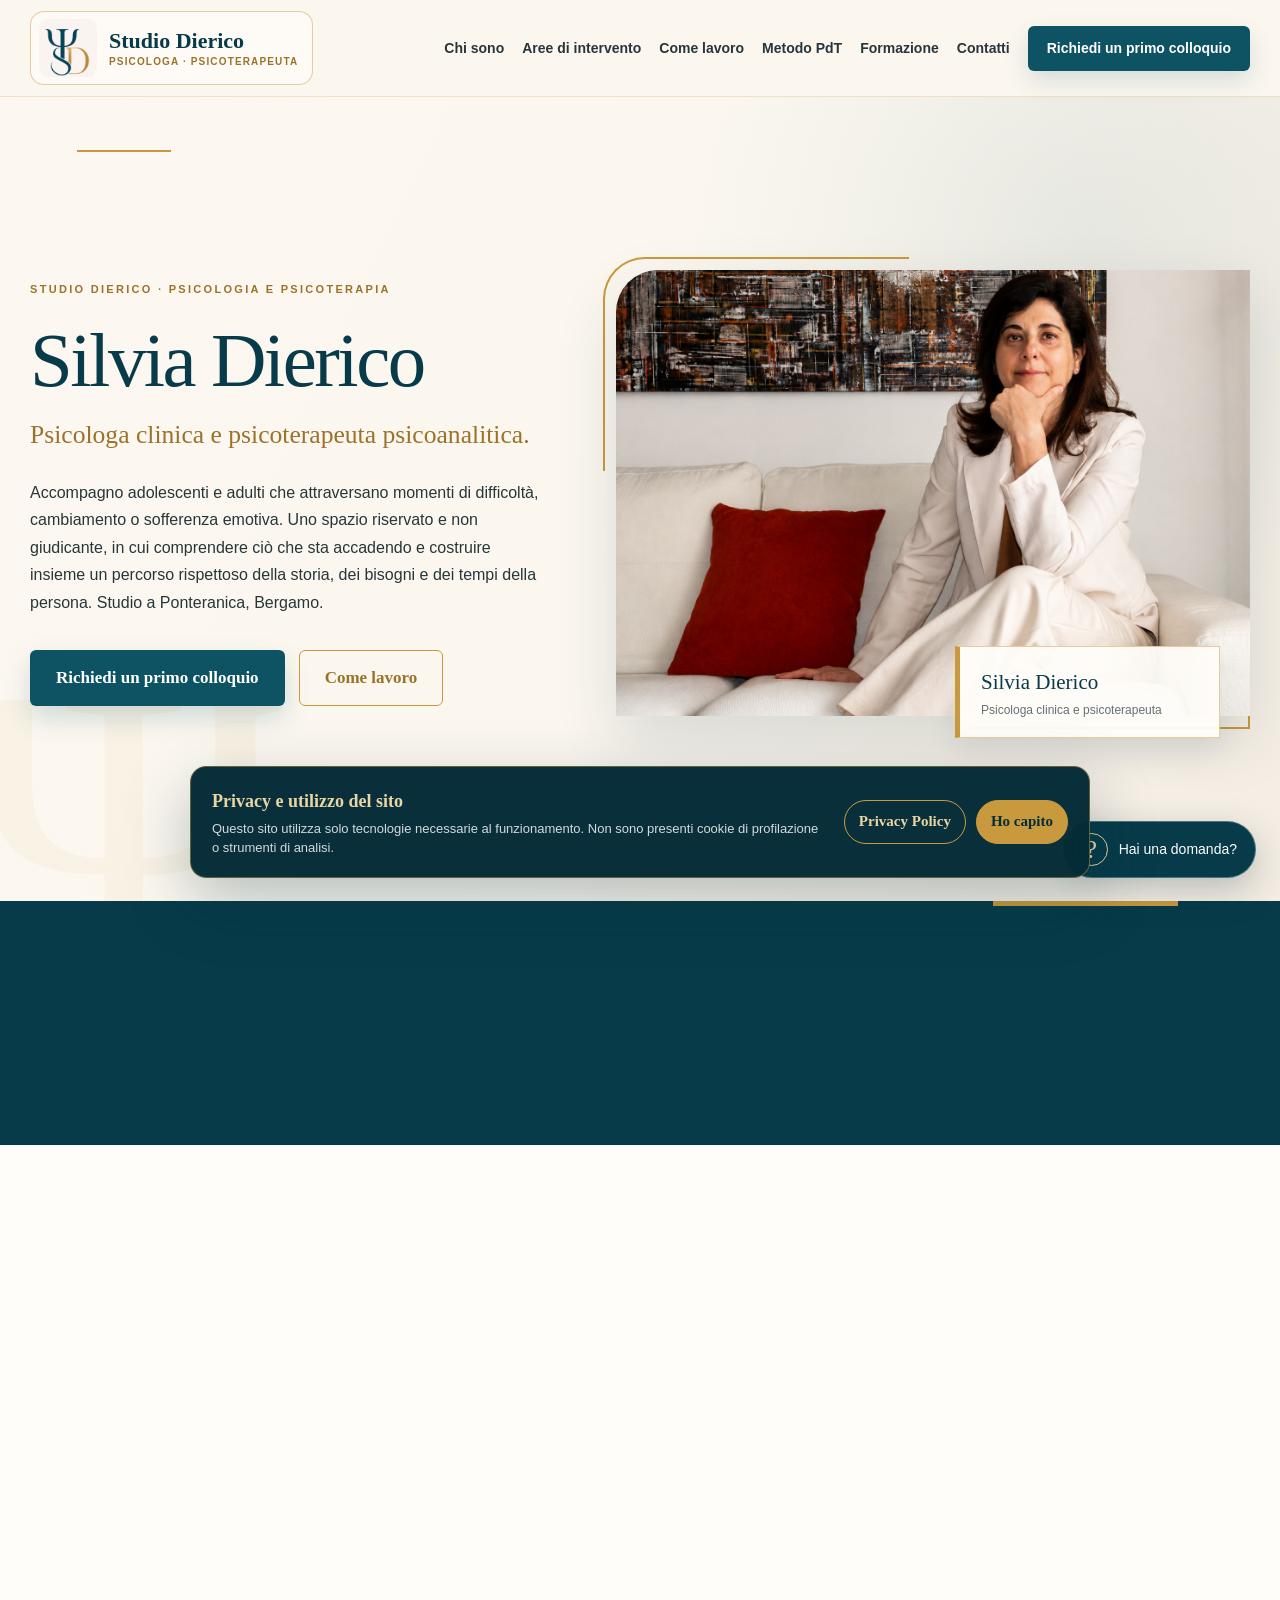
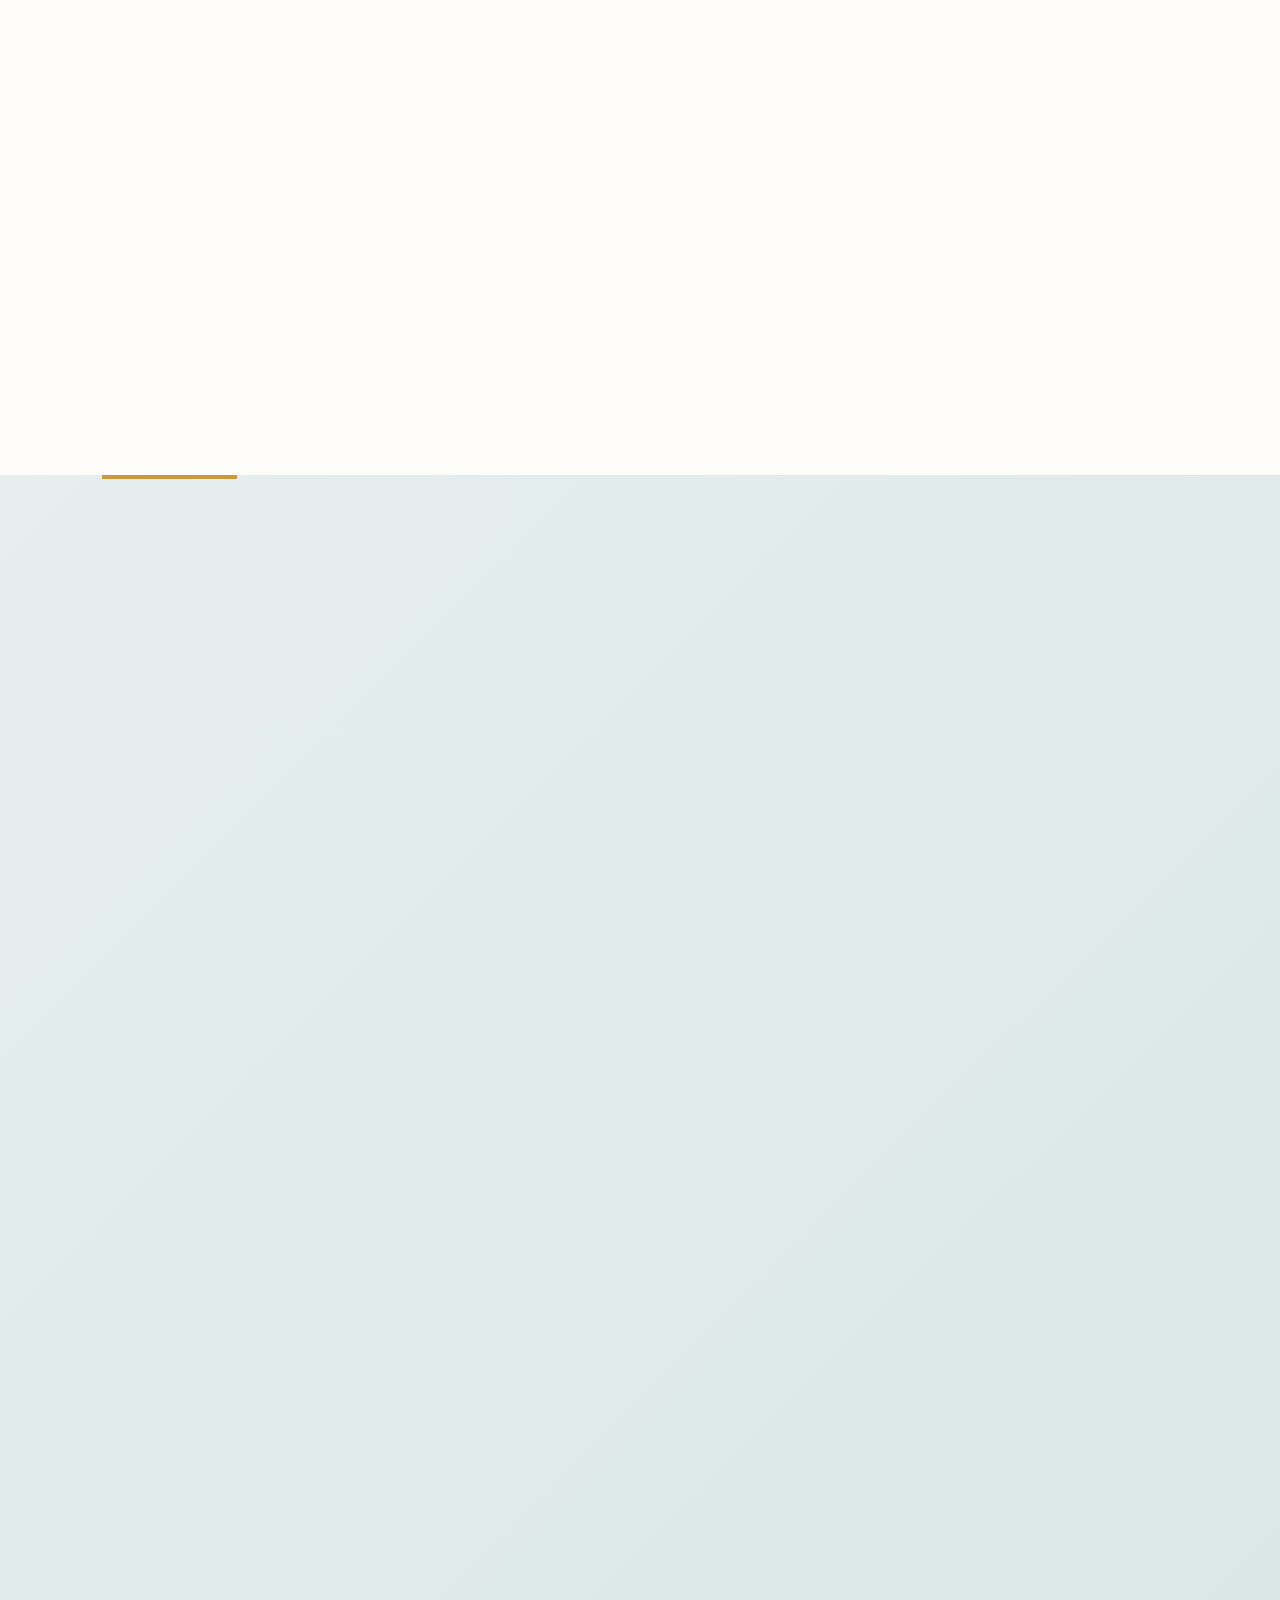
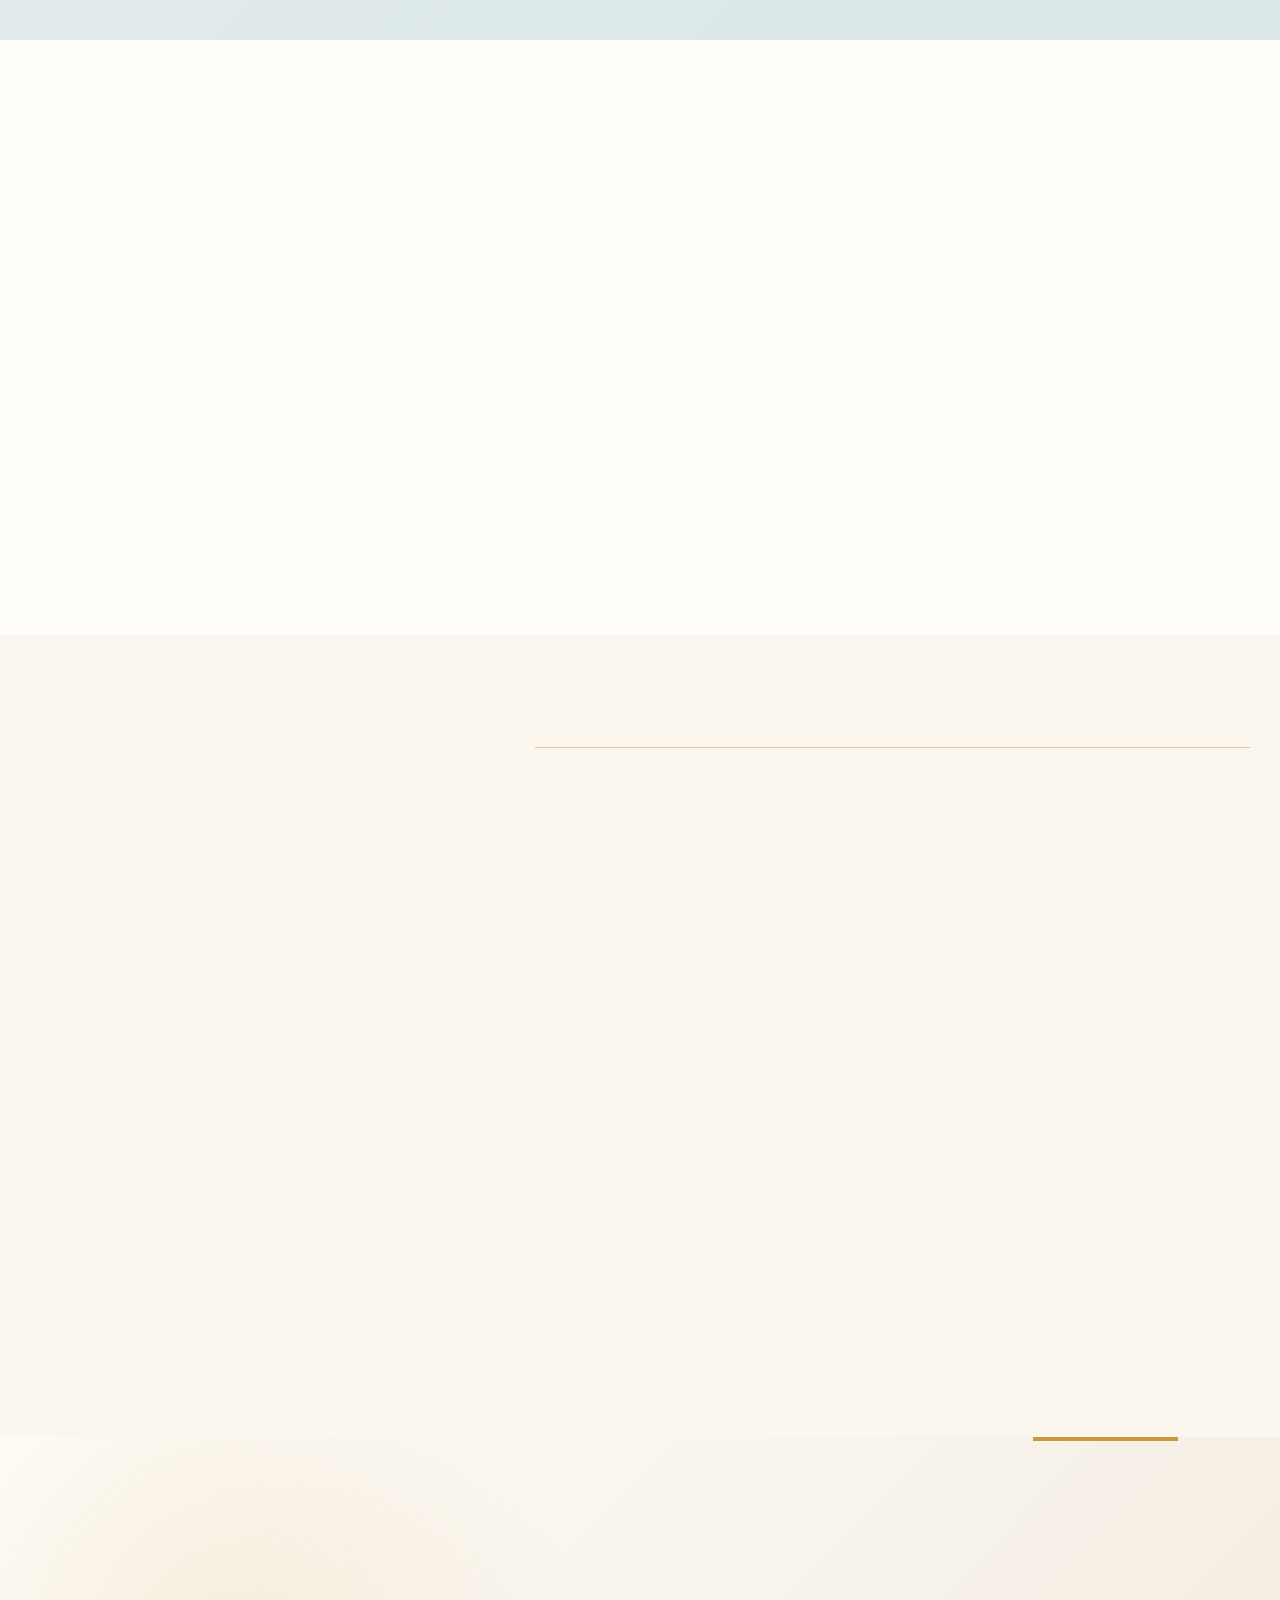
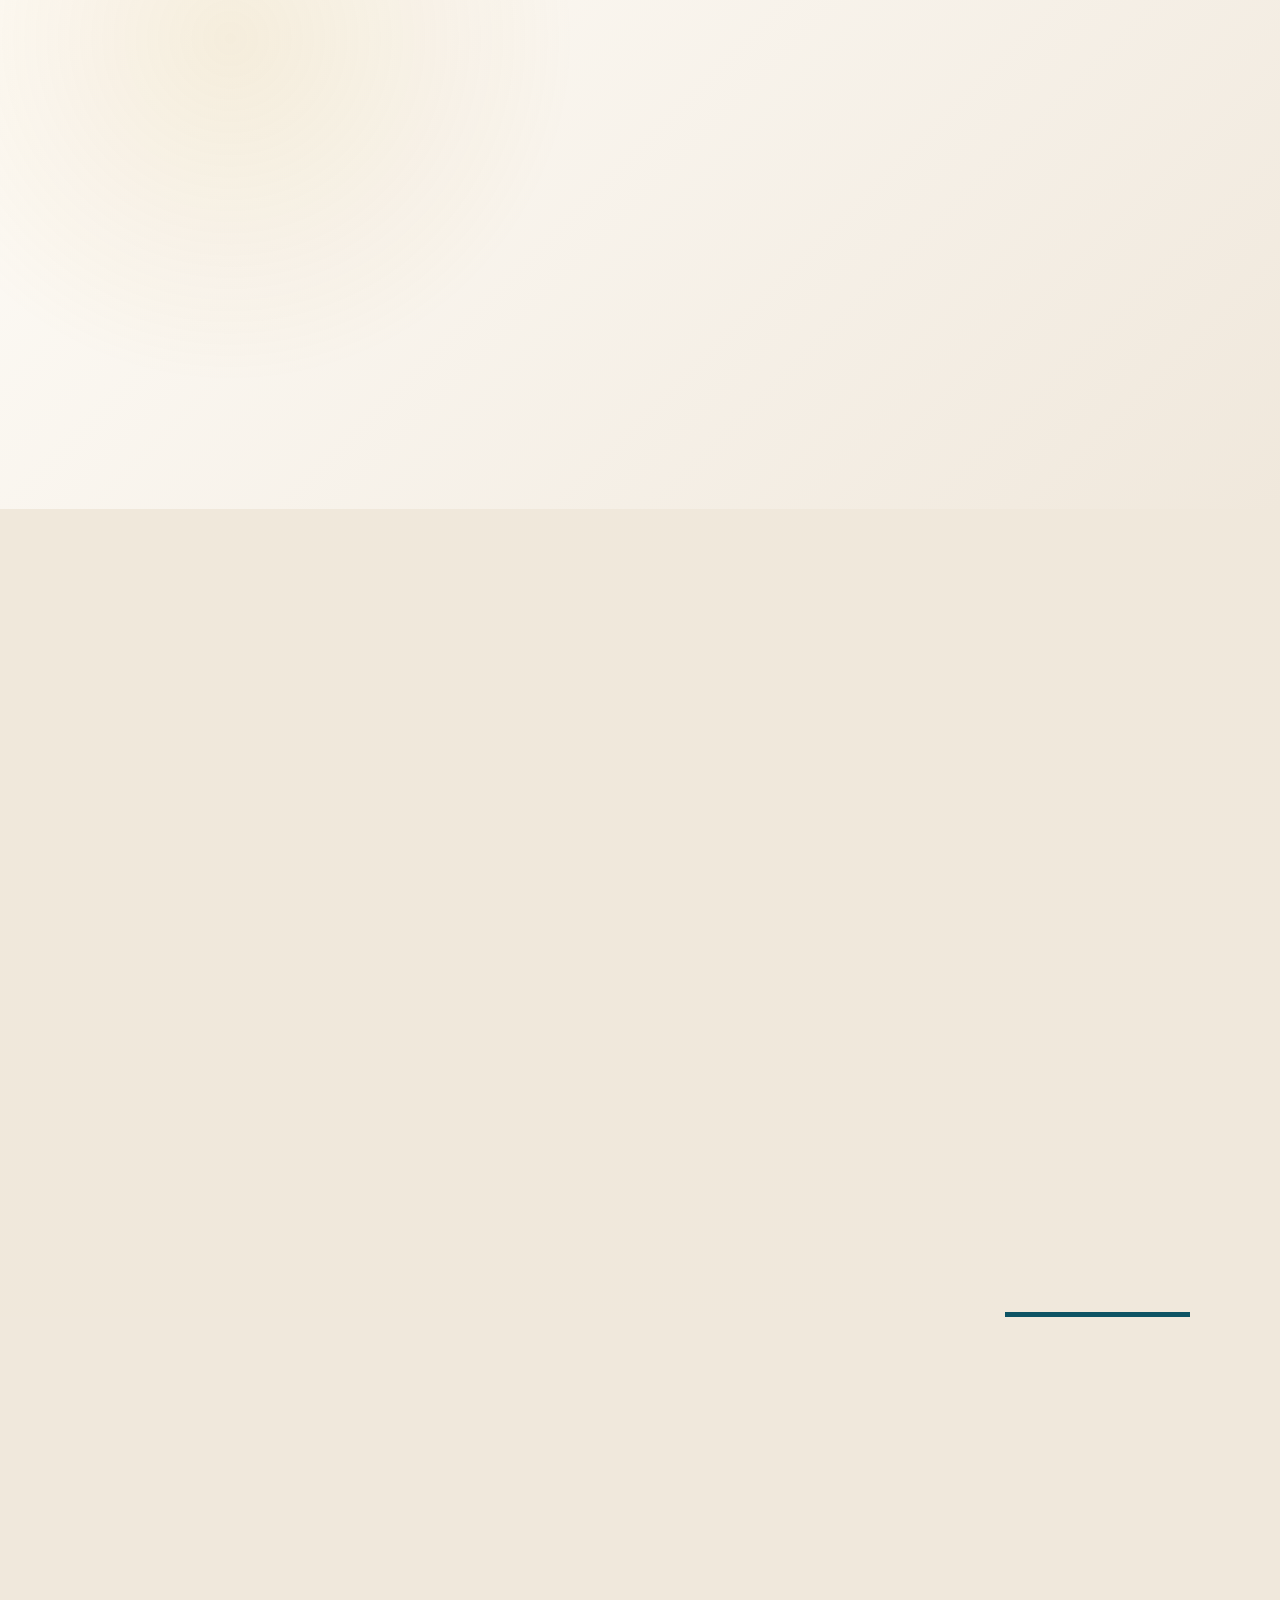
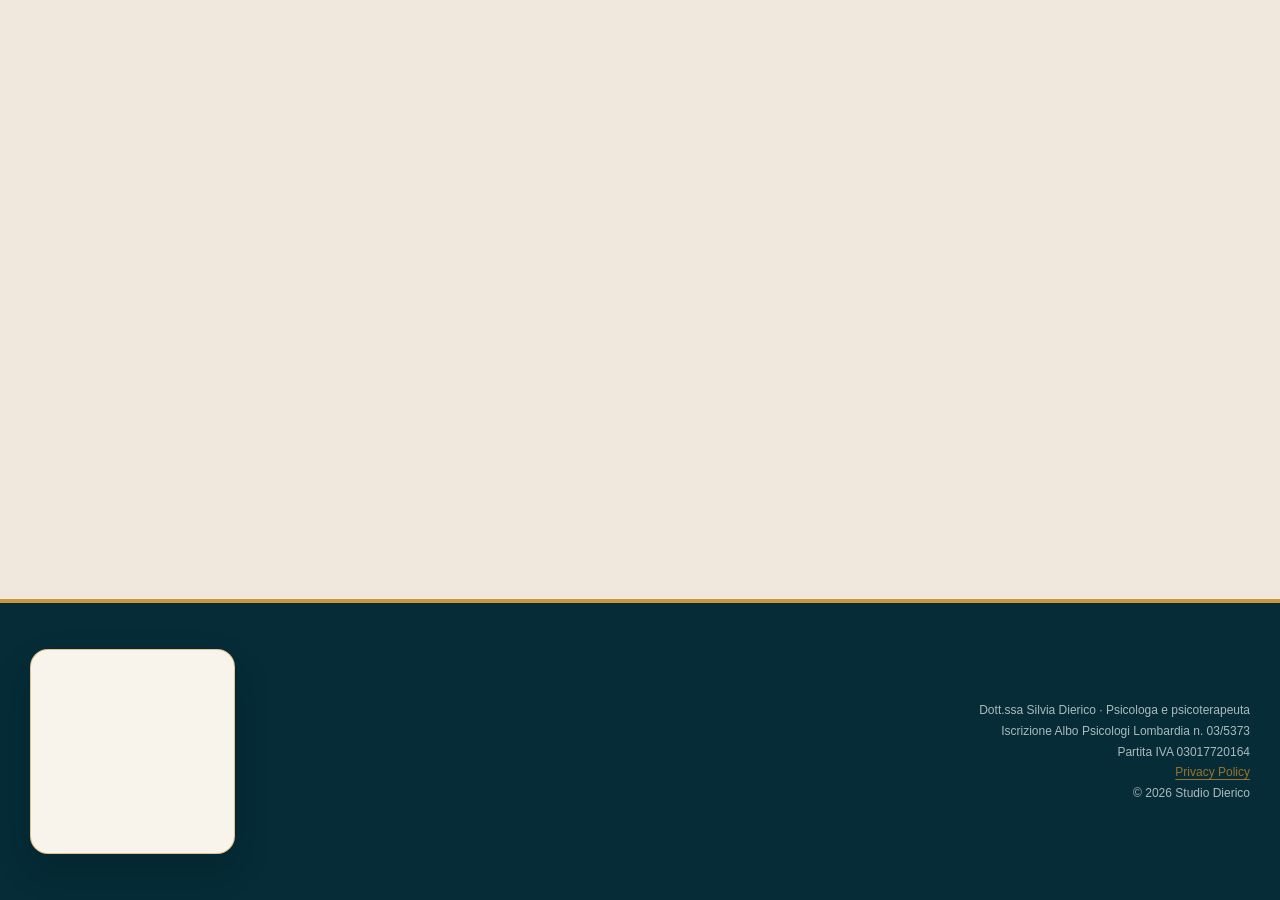
<file: index.html>
<!DOCTYPE html>
<html lang="it">
<head>
  <meta charset="UTF-8" />
  <meta name="viewport" content="width=device-width, initial-scale=1.0" />
  <meta http-equiv="Content-Security-Policy" content="default-src 'self'; img-src 'self' data:; style-src 'self'; script-src 'self'; font-src 'self'; object-src 'none'; base-uri 'self'; form-action 'self' https://formsubmit.co; connect-src 'none'; frame-src 'none'; media-src 'self'; manifest-src 'self'; upgrade-insecure-requests;" />
  <meta name="referrer" content="strict-origin-when-cross-origin" />
  <meta name="robots" content="index,follow,max-image-preview:large,max-snippet:-1,max-video-preview:-1" />
  <meta name="theme-color" content="#0d5364" />
  <meta name="color-scheme" content="light" />

  <title>Silvia Dierico | Psicologa e Psicoterapeuta a Ponteranica (BG)</title>
  <meta name="description" content="Silvia Dierico, psicologa clinica e psicoterapeuta a Ponteranica (BG). Percorsi con adolescenti e adulti, counseling scolastico e promozione della salute psicologica." />
  <link rel="canonical" href="https://silviadierico.com/" />
  <link rel="alternate" hreflang="it" href="https://silviadierico.com/" />
  <link rel="alternate" hreflang="x-default" href="https://silviadierico.com/" />

  <meta property="og:type" content="website" />
  <meta property="og:locale" content="it_IT" />
  <meta property="og:site_name" content="Studio Dierico" />
  <meta property="og:title" content="Silvia Dierico | Psicologa e Psicoterapeuta a Ponteranica (BG)" />
  <meta property="og:description" content="Silvia Dierico, psicologa clinica e psicoterapeuta a Ponteranica (BG). Percorsi con adolescenti e adulti, counseling scolastico e promozione della salute psicologica." />
  <meta property="og:url" content="https://silviadierico.com/" />
  <meta property="og:image" content="https://silviadierico.com/images/logo.png" />
  <meta property="og:image:width" content="1254" />
  <meta property="og:image:height" content="1254" />
  <meta property="og:image:alt" content="Studio Dierico – Silvia Dierico, psicologa e psicoterapeuta" />

  <meta name="twitter:card" content="summary_large_image" />
  <meta name="twitter:title" content="Silvia Dierico | Psicologa e Psicoterapeuta a Ponteranica (BG)" />
  <meta name="twitter:description" content="Silvia Dierico, psicologa clinica e psicoterapeuta a Ponteranica (BG). Percorsi con adolescenti e adulti, counseling scolastico e promozione della salute psicologica." />
  <meta name="twitter:image" content="https://silviadierico.com/images/logo.png" />

  <link rel="icon" href="favicon.ico" sizes="any" />
  <link rel="icon" type="image/png" sizes="48x48" href="favicon-48x48.png" />
  <link rel="icon" type="image/png" sizes="32x32" href="favicon-32x32.png" />
  <link rel="icon" type="image/png" sizes="16x16" href="favicon-16x16.png" />
  <link rel="apple-touch-icon" sizes="180x180" href="apple-touch-icon.png" />
  <link rel="manifest" href="site.webmanifest" />

  <link rel="stylesheet" href="style.css?v=2" />
  <link rel="stylesheet" href="assistente.css?v=1" />
  <script src="script.js?v=2" defer></script>
  <script src="assistente.js?v=1" defer></script>
  <script type="application/ld+json">{"@context":"https://schema.org","@graph":[{"@type":"WebSite","@id":"https://silviadierico.com/#website","url":"https://silviadierico.com/","name":"Studio Dierico","inLanguage":"it-IT"},{"@type":"Person","@id":"https://silviadierico.com/#silvia-dierico","name":"Silvia Dierico","url":"https://silviadierico.com/","jobTitle":"Psicologa clinica e psicoterapeuta psicoanalitica","image":"https://silviadierico.com/images/silvia-dierico.png","email":"mailto:silviadierico.psicologa@gmail.com","telephone":"+39 347 908 4617","worksFor":{"@id":"https://silviadierico.com/#studio"}},{"@type":"ProfessionalService","@id":"https://silviadierico.com/#studio","name":"Studio Dierico","url":"https://silviadierico.com/","image":"https://silviadierico.com/images/logo.png","telephone":"+39 347 908 4617","email":"silviadierico.psicologa@gmail.com","address":{"@type":"PostalAddress","streetAddress":"Via Ramera 3","postalCode":"24010","addressLocality":"Ponteranica","addressRegion":"BG","addressCountry":"IT"},"founder":{"@id":"https://silviadierico.com/#silvia-dierico"}}]}</script>
</head>

<body>

  <header class="site-header">
    <nav class="navbar container" aria-label="Navigazione principale">

      <a class="brand brand-lockup" href="#home" aria-label="Studio Dierico, torna alla pagina iniziale">
        <img class="brand-mark" src="images/studio-dierico-mark.png" alt="" aria-hidden="true" width="600" height="600" />
        <span class="brand-copy">
          <strong>Studio Dierico</strong>
          <small>Psicologa · Psicoterapeuta</small>
        </span>
      </a>

      <button
        class="menu-toggle"
        type="button"
        aria-label="Apri il menu"
        aria-expanded="false"
        aria-controls="main-menu"
      >
        <span></span>
        <span></span>
        <span></span>
      </button>

      <ul class="nav-menu" id="main-menu">
        <li><a href="#chi-sono">Chi sono</a></li>
        <li><a href="#aree">Aree di intervento</a></li>
        <li><a href="#metodo">Come lavoro</a></li>
        <li><a href="pdt.html">Metodo PdT</a></li>
        <li><a href="#formazione">Formazione</a></li>
        <li><a href="#contatti">Contatti</a></li>
        <li>
          <a
            class="nav-cta"
            href="#contatti"
          >
            Richiedi un primo colloquio
          </a>
        </li>
      </ul>

    </nav>
  </header>

  <main>

    <section class="hero" id="home">
      <div class="hero-mark" aria-hidden="true">Ψ</div>

      <div class="container hero-grid">

        <div class="hero-content reveal">
          <p class="eyebrow">Studio Dierico · Psicologia e psicoterapia</p>

          <h1>Silvia Dierico</h1>

          <p class="hero-role">
            Psicologa clinica e psicoterapeuta psicoanalitica.
          </p>

          <p class="hero-description">
            Accompagno adolescenti e adulti che attraversano momenti di difficoltà, cambiamento o
            sofferenza emotiva. Uno spazio riservato e non giudicante, in cui comprendere ciò che
            sta accadendo e costruire insieme un percorso rispettoso della storia, dei bisogni e dei
            tempi della persona. Studio a Ponteranica, Bergamo.
          </p>

          <div class="hero-actions">
            <a
              class="button button-primary"
              href="#contatti"
            >
              Richiedi un primo colloquio
            </a>

            <a class="button button-secondary" href="#metodo">
              Come lavoro
            </a>
          </div>
        </div>

        <div class="hero-photo-wrapper reveal">
          <div class="hero-photo-frame">
            <img
              class="hero-photo"
              src="images/silvia-dierico1.png"
              alt="Silvia Dierico seduta nel proprio studio" fetchpriority="high"
            />
          </div>

          <div class="photo-signature">
            <span>Silvia Dierico</span>
            <small>Psicologa clinica e psicoterapeuta</small>
          </div>
        </div>

      </div>
    </section>

    <section class="highlights" aria-label="Principi del percorso">
      <div class="container highlights-grid">

        <article class="highlight-item reveal">
          <span class="highlight-number">01</span>
          <h2>Ascolto</h2>
          <p>Uno spazio riservato, accogliente e non giudicante.</p>
        </article>

        <article class="highlight-item reveal">
          <span class="highlight-number">02</span>
          <h2>Relazione</h2>
          <p>La relazione terapeutica come luogo di incontro e trasformazione.</p>
        </article>

        <article class="highlight-item reveal">
          <span class="highlight-number">03</span>
          <h2>Consapevolezza</h2>
          <p>Comprendere vissuti, bisogni e dinamiche personali.</p>
        </article>

        <article class="highlight-item reveal">
          <span class="highlight-number">04</span>
          <h2>Cura</h2>
          <p>Un percorso condiviso, rispettoso dei tempi della persona.</p>
        </article>

      </div>
    </section>

    <section class="section about-section" id="chi-sono">
      <div class="container about-grid">

        <div class="about-portrait reveal">
          <div class="portrait-frame">
            <img
              src="images/silvia-dierico.png"
              alt="Ritratto professionale di Silvia Dierico" width="640" height="640" loading="lazy" decoding="async"
            />
          </div>

          <div class="portrait-decoration" aria-hidden="true">Ψ</div>
        </div>

        <div class="about-content reveal">
          <p class="eyebrow">Chi sono</p>
          <h2>Una pratica clinica fondata sulla relazione</h2>

          <p class="lead">
            La psicoterapia psicoanalitica considera la relazione terapeutica uno spazio vivo,
            nel quale esperienza, ascolto e significati possono essere condivisi e trasformati.
          </p>

          <p>
            Nel lavoro clinico accompagno adolescenti e adulti in momenti di difficoltà,
            cambiamento o ricerca personale. L’intervento viene costruito insieme, nel rispetto
            della storia, dei bisogni e dei tempi di ciascuna persona.
          </p>

          <p>
            Accanto all’attività psicoterapeutica, coordino un’équipe multidisciplinare presso
            un Consultorio Familiare e sviluppo progetti di comunità, counseling scolastico
            e interventi di promozione della salute psicologica.
          </p>

          <blockquote class="quote">
            “La cura prende forma nell’incontro, nell’ascolto e nella possibilità di costruire nuovi significati.”
          </blockquote>
        </div>

      </div>
    </section>

    <section class="section services-section" id="aree">
      <div class="container">

        <div class="section-title reveal">
          <p class="eyebrow">Aree di intervento</p>
          <h2>Percorsi costruiti intorno alla persona</h2>
          <p>
            Ogni intervento nasce dall’ascolto della richiesta e viene definito
            in modo condiviso durante i primi colloqui.
          </p>
        </div>

        <div class="services-grid">

          <article class="service-card reveal">
            <span class="service-index">01</span>
            <h3>Adolescenti</h3>
            <p>
              Sostegno nelle difficoltà emotive, scolastiche, relazionali e familiari,
              e nei passaggi legati alla costruzione dell’identità.
              <a href="psicologa-adolescenti-bergamo.html">Approfondisci il lavoro con gli adolescenti</a>.
            </p>
          </article>

          <article class="service-card reveal">
            <span class="service-index">02</span>
            <h3>Adulti</h3>
            <p>
              Percorsi per affrontare ansia, sofferenza emotiva, crisi personali,
              cambiamenti e difficoltà nelle relazioni.
              <a href="psicologa-psicoterapeuta-bergamo.html">Scopri lo studio e l’attività clinica</a>.
            </p>
          </article>

          <article class="service-card reveal">
            <span class="service-index">03</span>
            <h3>Counseling scolastico</h3>
            <p>
              Spazi di ascolto e consulenza rivolti a studenti, genitori, insegnanti
              e realtà educative.
            </p>
          </article>

          <article class="service-card reveal">
            <span class="service-index">04</span>
            <h3>Promozione della salute</h3>
            <p>
              Progettazione di interventi orientati al benessere psicologico,
              alla prevenzione e alla consapevolezza.
            </p>
          </article>

          <article class="service-card reveal">
            <span class="service-index">05</span>
            <h3>Interventi di comunità</h3>
            <p>
              Progetti rivolti a gruppi, servizi e territori, sviluppati attraverso
              una lettura clinica e relazionale dei bisogni.
            </p>
          </article>

          <article class="service-card reveal">
            <span class="service-index">06</span>
            <h3>Lavoro multidisciplinare</h3>
            <p>
              Coordinamento e integrazione tra professionalità cliniche,
              educative, sociali e progettuali.
            </p>
          </article>

        </div>
      </div>
    </section>

    <section class="section process-section" id="metodo">
      <div class="container">

        <div class="section-title reveal">
          <p class="eyebrow">Come lavoro</p>
          <h2>Un percorso costruito insieme</h2>
        </div>

        <div class="process-grid">

          <article class="process-step reveal">
            <span>1</span>
            <div>
              <h3>Primo contatto</h3>
              <p>
                Un breve contatto telefonico o via email per raccogliere
                la richiesta e concordare un appuntamento.
              </p>
            </div>
          </article>

          <article class="process-step reveal">
            <span>2</span>
            <div>
              <h3>Primi colloqui</h3>
              <p>
                Uno spazio iniziale per conoscere la situazione,
                approfondire le difficoltà e chiarire le aspettative.
              </p>
            </div>
          </article>

          <article class="process-step reveal">
            <span>3</span>
            <div>
              <h3>Definizione del percorso</h3>
              <p>
                Obiettivi, modalità e frequenza degli incontri vengono condivisi
                sulla base delle necessità emerse.
                <a href="psicoterapia-psicoanalitica.html">Approfondisci l’approccio psicoanalitico</a>.
              </p>
            </div>
          </article>

        </div>
      </div>
    </section>

    <section class="section credentials-section" id="formazione">
      <div class="container two-columns">

        <div class="section-heading reveal">
          <p class="eyebrow">Formazione</p>
          <h2>Credenziali professionali</h2>

          <p>
            Formazione clinica, esperienza sul campo e aggiornamento continuo
            costituiscono una parte essenziale della pratica professionale.
          </p>
        </div>

        <div class="credentials-list">

          <article class="credential reveal">
            <span class="credential-year">Ordine</span>
            <div>
              <h3>Psicologa iscritta all’Albo</h3>
              <p>
                Iscritta alla Sezione A dell’Ordine degli Psicologi della Lombardia,
                numero 03/5373.
              </p>
            </div>
          </article>

          <article class="credential reveal">
            <span class="credential-year">Approccio</span>
            <div>
              <h3>Psicoterapia psicoanalitica</h3>
              <p>
                Un approccio che valorizza la relazione, l’esperienza soggettiva
                e la costruzione condivisa dei significati.
              </p>
            </div>
          </article>

          <article class="credential reveal">
            <span class="credential-year">Scuola</span>
            <div>
              <h3>Counseling nel contesto scolastico</h3>
              <p>
                Competenze specifiche nella consulenza e nella progettazione
                di interventi rivolti ai contesti educativi.
              </p>
            </div>
          </article>

          <article class="credential reveal">
            <span class="credential-year">Comunità</span>
            <div>
              <h3>Promozione della salute psicologica</h3>
              <p>
                Ideazione e realizzazione di interventi di prevenzione,
                benessere e supporto rivolti alla comunità.
              </p>
            </div>
          </article>

        </div>
      </div>
    </section>


    <section class="section pdt-preview-section" id="pdt">
      <div class="container pdt-preview-grid">

        <a
          class="pdt-preview-logo reveal"
          href="pdt.html"
          aria-label="Scopri il metodo PdT Storytelling Cards"
        >
          <img
            src="images/pdt-logo-R.png"
            alt="Logo PdT Storytelling Cards" width="1672" height="941" decoding="async"
          />
        </a>

        <div class="pdt-preview-content reveal">
          <p class="eyebrow">Metodo PdT</p>
          <h2>Immagini e narrazione come spazio di esplorazione</h2>

          <p class="lead">
            Sono cofondatrice di PdT Storytelling Cards, un progetto che integra
            pensiero clinico, fotografia e storytelling.
          </p>

          <p>
            Le PdT Storytelling Cards sono pensate per sostenere l’esplorazione
            emotiva, la costruzione di narrazioni personali e l’individuazione
            di nuove risorse, all’interno di un contesto professionale protetto.
          </p>

          <a class="button button-primary" href="pdt.html">
            Scopri il metodo PdT
          </a>
        </div>

      </div>
    </section>

    <section class="section contact-section" id="contatti">
      <div class="container contact-grid">

        <div class="contact-intro reveal">
          <p class="eyebrow">Contatti</p>
          <h2>Richiedi un primo colloquio</h2>

          <p>
            Puoi contattarmi telefonicamente o tramite email.
            Ti risponderò per concordare un primo appuntamento
            e valutare insieme la richiesta.
          </p>

          <img
            class="contact-logo"
            src="images/studio-dierico-mark.png"
            alt=""
            aria-hidden="true" width="600" height="600" loading="lazy" decoding="async"
          />
        </div>

        <div class="contact-card reveal">

          <div class="contact-item">
            <span class="contact-label">Studio</span>
            <p>Via Ramera 3, 24010 Ponteranica (BG)</p>

            <a
              href="https://www.google.com/maps/search/?api=1&query=Via+Ramera+3+Ponteranica+BG"
              target="_blank"
              rel="noopener noreferrer"
            >
              Apri sulla mappa
            </a>
          </div>

          <div class="contact-item">
            <span class="contact-label">Telefono</span>
            <a href="tel:+393479084617">+39 347 908 4617</a>
          </div>

          <div class="contact-item">
            <span class="contact-label">Email</span>
            <a href="mailto:silviadierico.psicologa@gmail.com">
              silviadierico.psicologa@gmail.com
            </a>
          </div>

          <div class="contact-actions">
            <a
              class="button button-primary"
              href="mailto:silviadierico.psicologa@gmail.com?subject=Richiesta%20di%20primo%20colloquio"
            >
              Scrivi un’email
            </a>

            <a class="button button-outline" href="tel:+393479084617">
              Telefona
            </a>
          </div>

          <p class="contact-note">
            Il sito non costituisce un servizio di emergenza.
            In caso di necessità urgente, rivolgersi ai servizi
            di emergenza territoriali.
          </p>

        </div>
      </div>
    </section>

  <section class="section secure-contact-section" aria-labelledby="secure-contact-title">
    <div class="container">
      <div class="secure-form-shell reveal">
        <div class="secure-form-intro">
          <p class="eyebrow">Modulo contatti</p>
          <h2 id="secure-contact-title">Richiedi di essere ricontattato</h2>
          <p>Per tutelare la privacy, usa questo modulo solo per un primo contatto e non inserire informazioni cliniche o sanitarie sensibili.</p>
        </div>
        <form class="secure-contact-form" action="https://formsubmit.co/silviadierico.psicologa@gmail.com" method="POST" accept-charset="UTF-8">
          <input type="hidden" name="_subject" value="Nuova richiesta dal sito silviadierico.com" />
          <input type="hidden" name="_next" value="https://silviadierico.com/grazie.html" />
          <input type="hidden" name="_template" value="table" />
          <input type="hidden" name="_captcha" value="true" />
          <div class="form-honeypot" aria-hidden="true">
            <label>Lascia vuoto questo campo <input type="text" name="_honey" tabindex="-1" autocomplete="off" /></label>
          </div>
          <div class="form-grid">
            <label class="form-field"><span>Nome e cognome</span><input type="text" name="name" maxlength="100" autocomplete="name" required /></label>
            <label class="form-field"><span>Email</span><input type="email" name="email" maxlength="254" autocomplete="email" inputmode="email" required /></label>
            <label class="form-field"><span>Telefono (facoltativo)</span><input type="tel" name="phone" maxlength="40" autocomplete="tel" inputmode="tel" /></label>
            <label class="form-field"><span>Preferenza di contatto</span><select name="contact_preference" required><option value="" selected disabled>Seleziona</option><option value="email">Email</option><option value="telefono">Telefono</option></select></label>
            <label class="form-field form-field-wide"><span>Nota breve (facoltativa, senza dati clinici o sanitari)</span><textarea name="note" rows="4" maxlength="500"></textarea></label>
          </div>
          <label class="form-privacy"><input type="checkbox" name="privacy_acknowledged" value="yes" required /><span>Dichiaro di aver letto l’<a href="privacy-policy.html">Informativa Privacy</a>.</span></label>
          <button class="button button-primary secure-submit" type="submit">Invia richiesta</button>
          <p class="form-security-note">Prima dell’invio può essere richiesta una verifica anti-spam. In alternativa puoi contattare direttamente lo Studio via email o telefono.</p>
        </form>
      </div>
    </div>
  </section>

  </main>

  <footer class="footer">
    <div class="container footer-content">

      <a class="footer-brand" href="#home" aria-label="Torna all'inizio">
        <img
          src="images/logo.png"
          alt="Studio Dierico Psicoterapeuta" width="1254" height="1254" loading="lazy" decoding="async"
        />
      </a>

      <div class="footer-details">
        <p>Dott.ssa Silvia Dierico · Psicologa e psicoterapeuta</p>
        <p>Iscrizione Albo Psicologi Lombardia n. 03/5373</p>
        <p>Partita IVA 03017720164</p>
        <p><a class="footer-link" href="privacy-policy.html">Privacy Policy</a></p>
        <p>© <span id="current-year"></span> Studio Dierico</p>
      </div>

    </div>
  </footer>


  <aside class="privacy-banner" id="privacy-banner" aria-label="Privacy e utilizzo del sito" hidden>
    <div class="privacy-banner-copy">
      <strong>Privacy e utilizzo del sito</strong>
      <p>Questo sito utilizza solo tecnologie necessarie al funzionamento. Non sono presenti cookie di profilazione o strumenti di analisi.</p>
    </div>
    <div class="privacy-banner-actions">
      <a href="privacy-policy.html">Privacy Policy</a>
      <button type="button" id="privacy-dismiss">Ho capito</button>
    </div>
  </aside>

</body>
</html>
</file>
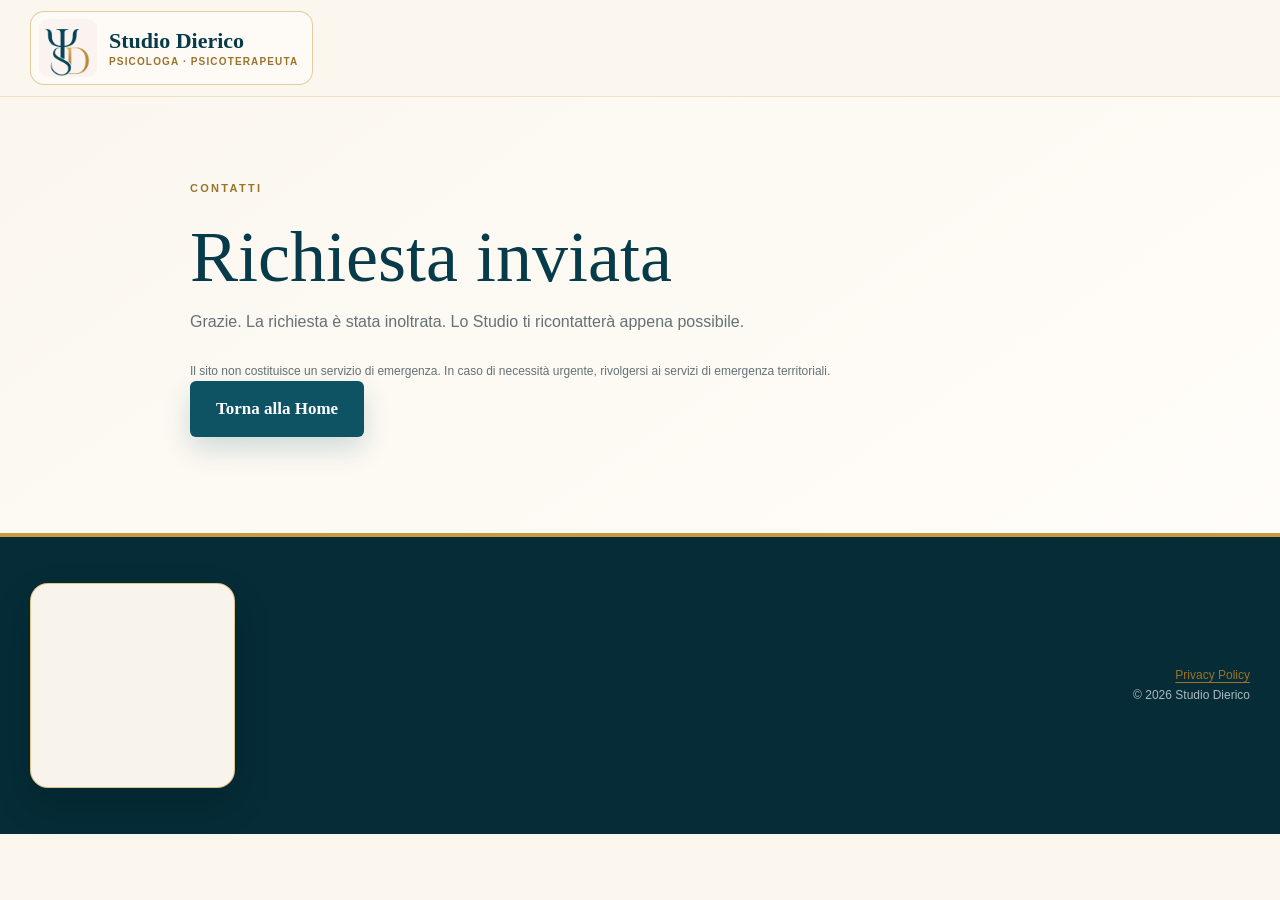
<file: grazie.html>
<!DOCTYPE html>
<html lang="it"><head>
<meta charset="UTF-8" /><meta name="viewport" content="width=device-width, initial-scale=1.0" />
<meta http-equiv="Content-Security-Policy" content="default-src 'self'; img-src 'self' data:; style-src 'self'; script-src 'self'; font-src 'self'; object-src 'none'; base-uri 'self'; form-action 'self' https://formsubmit.co; connect-src 'none'; frame-src 'none'; media-src 'self'; manifest-src 'self'; upgrade-insecure-requests;" />
<meta name="referrer" content="strict-origin-when-cross-origin" /><meta name="robots" content="noindex,nofollow" />
<title>Richiesta inviata | Studio Dierico</title>
<link rel="icon" href="favicon.ico" sizes="any" /><link rel="stylesheet" href="style.css?v=2" /><script src="script.js?v=2" defer></script>
</head><body>
<header class="site-header"><nav class="navbar container"><a class="brand brand-lockup" href="index.html#home" aria-label="Studio Dierico"><img class="brand-mark" src="images/studio-dierico-mark.png" alt="" aria-hidden="true" width="600" height="600" /><span class="brand-copy"><strong>Studio Dierico</strong><small>Psicologa · Psicoterapeuta</small></span></a></nav></header>
<main class="legal-main"><div class="container legal-container"><p class="eyebrow">Contatti</p><h1>Richiesta inviata</h1><p>Grazie. La richiesta è stata inoltrata. Lo Studio ti ricontatterà appena possibile.</p><p class="contact-note">Il sito non costituisce un servizio di emergenza. In caso di necessità urgente, rivolgersi ai servizi di emergenza territoriali.</p><a class="button button-primary" href="index.html">Torna alla Home</a></div></main>
<footer class="footer"><div class="container footer-content"><a class="footer-brand" href="index.html#home"><img src="images/logo.png" alt="Studio Dierico Psicoterapeuta" width="1254" height="1254" loading="lazy" decoding="async" /></a><div class="footer-details"><p><a class="footer-link" href="privacy-policy.html">Privacy Policy</a></p><p>© <span id="current-year"></span> Studio Dierico</p></div></div></footer>
</body></html>
</file>
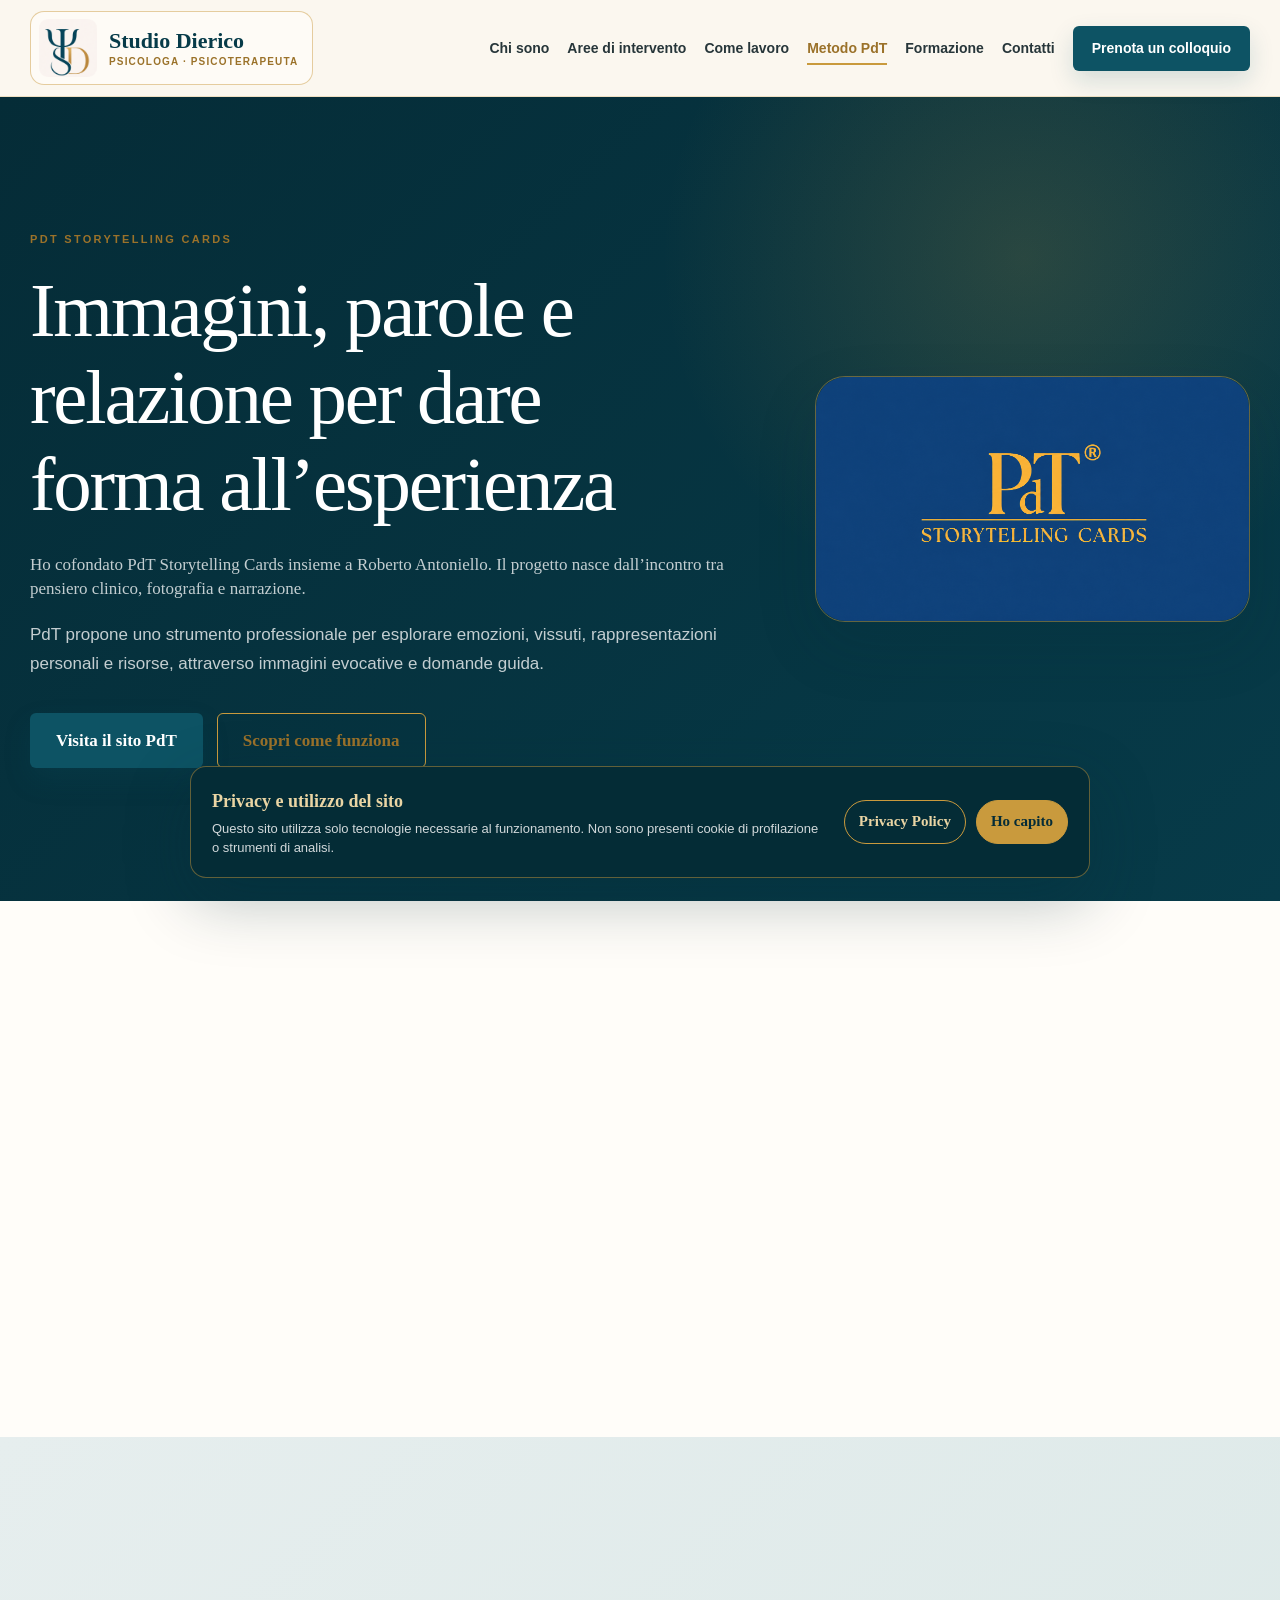
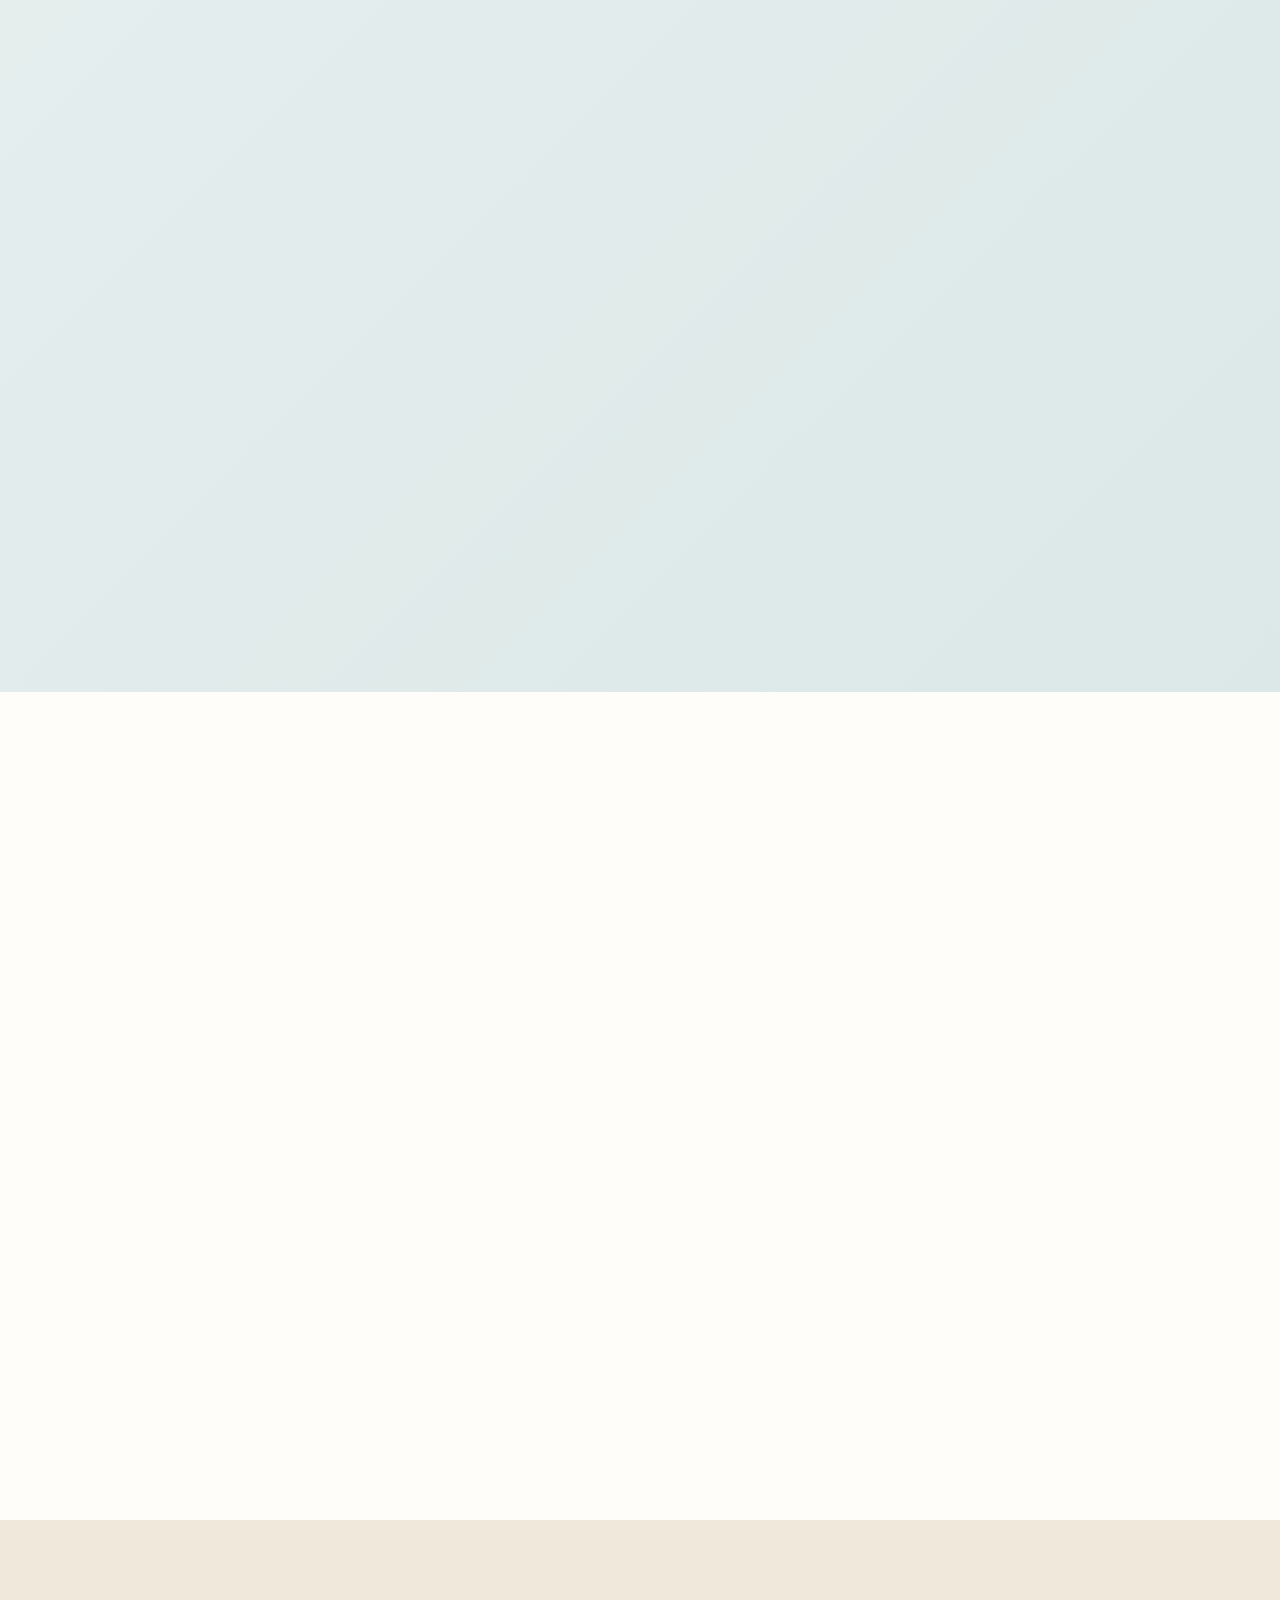
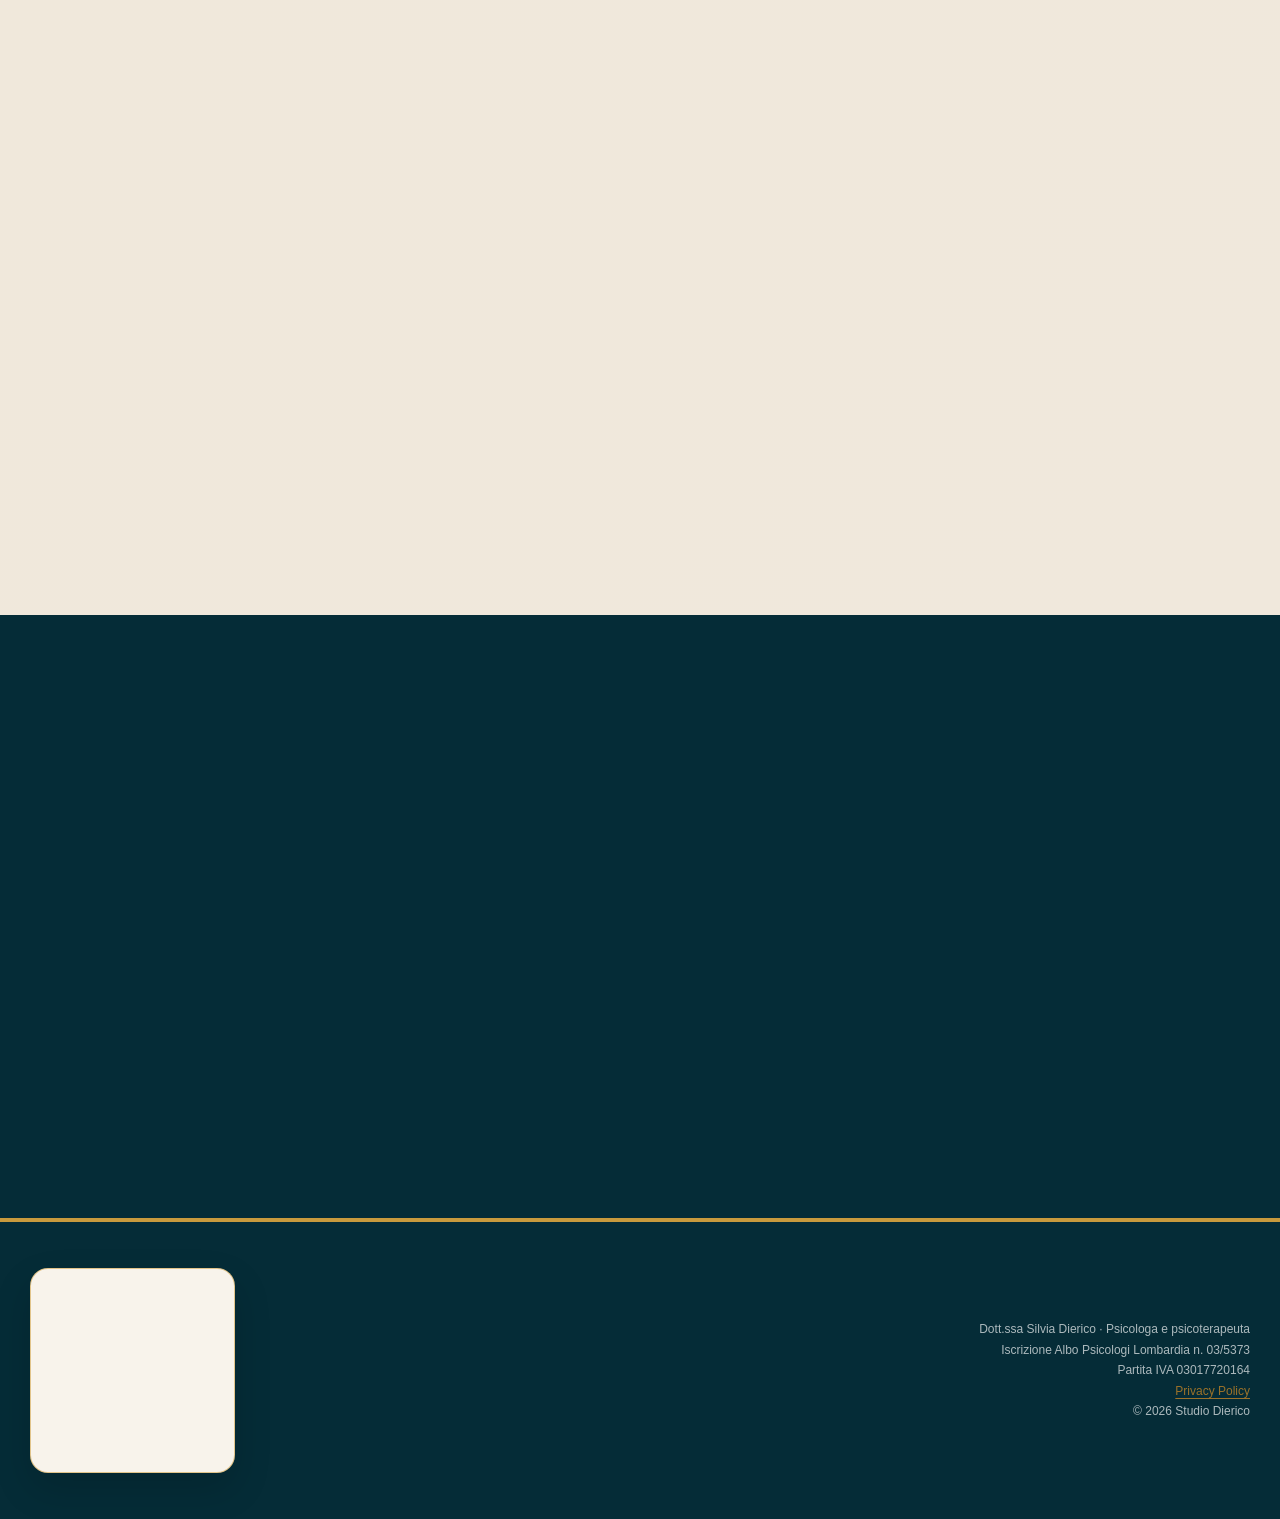
<file: pdt.html>
<!DOCTYPE html>
<html lang="it">
<head>
  <meta charset="UTF-8" />
  <meta name="viewport" content="width=device-width, initial-scale=1.0" />
  <meta http-equiv="Content-Security-Policy" content="default-src 'self'; img-src 'self' data:; style-src 'self'; script-src 'self'; font-src 'self'; object-src 'none'; base-uri 'self'; form-action 'self' https://formsubmit.co; connect-src 'none'; frame-src 'none'; media-src 'self'; manifest-src 'self'; upgrade-insecure-requests;" />
  <meta name="referrer" content="strict-origin-when-cross-origin" />
  <meta name="robots" content="index,follow,max-image-preview:large,max-snippet:-1,max-video-preview:-1" />
  <meta name="theme-color" content="#0d5364" />
  <meta name="color-scheme" content="light" />

  <title>Metodo PdT | PdT Storytelling Cards | Studio Dierico</title>
  <meta name="description" content="PdT Storytelling Cards: il progetto cofondato da Silvia Dierico che integra fotografia, narrazione e ascolto professionale." />
  <link rel="canonical" href="https://silviadierico.com/pdt.html" />
  <link rel="alternate" hreflang="it" href="https://silviadierico.com/pdt.html" />
  <link rel="alternate" hreflang="x-default" href="https://silviadierico.com/pdt.html" />

  <meta property="og:type" content="website" />
  <meta property="og:locale" content="it_IT" />
  <meta property="og:site_name" content="Studio Dierico" />
  <meta property="og:title" content="Metodo PdT | PdT Storytelling Cards | Studio Dierico" />
  <meta property="og:description" content="PdT Storytelling Cards: il progetto cofondato da Silvia Dierico che integra fotografia, narrazione e ascolto professionale." />
  <meta property="og:url" content="https://silviadierico.com/pdt.html" />
  <meta property="og:image" content="https://silviadierico.com/images/logo.png" />
  <meta property="og:image:width" content="1254" />
  <meta property="og:image:height" content="1254" />
  <meta property="og:image:alt" content="Studio Dierico" />

  <meta name="twitter:card" content="summary_large_image" />
  <meta name="twitter:title" content="Metodo PdT | PdT Storytelling Cards | Studio Dierico" />
  <meta name="twitter:description" content="PdT Storytelling Cards: il progetto cofondato da Silvia Dierico che integra fotografia, narrazione e ascolto professionale." />
  <meta name="twitter:image" content="https://silviadierico.com/images/logo.png" />

  <link rel="icon" href="favicon.ico" sizes="any" />
  <link rel="icon" type="image/png" sizes="48x48" href="favicon-48x48.png" />
  <link rel="icon" type="image/png" sizes="32x32" href="favicon-32x32.png" />
  <link rel="icon" type="image/png" sizes="16x16" href="favicon-16x16.png" />
  <link rel="apple-touch-icon" sizes="180x180" href="apple-touch-icon.png" />
  <link rel="manifest" href="site.webmanifest" />

  <link rel="stylesheet" href="style.css?v=2" />
  <script src="script.js?v=2" defer></script>
  <script type="application/ld+json">{"@context":"https://schema.org","@type":"WebPage","@id":"https://silviadierico.com/pdt.html#webpage","url":"https://silviadierico.com/pdt.html","name":"Metodo PdT | PdT Storytelling Cards | Studio Dierico","description":"PdT Storytelling Cards: il progetto cofondato da Silvia Dierico che integra fotografia, narrazione e ascolto professionale.","inLanguage":"it-IT","isPartOf":{"@id":"https://silviadierico.com/#website"},"about":{"@type":"Thing","name":"PdT Storytelling Cards","sameAs":"https://pdtstorytellingcards.com/"}}</script>
</head>

<body class="pdt-page">

  <header class="site-header">
    <nav class="navbar container" aria-label="Navigazione principale">

      <a class="brand brand-lockup" href="index.html#home" aria-label="Studio Dierico, torna alla pagina iniziale">
        <img class="brand-mark" src="images/studio-dierico-mark.png" alt="" aria-hidden="true" width="600" height="600" />
        <span class="brand-copy">
          <strong>Studio Dierico</strong>
          <small>Psicologa · Psicoterapeuta</small>
        </span>
      </a>

      <button
        class="menu-toggle"
        type="button"
        aria-label="Apri il menu"
        aria-expanded="false"
        aria-controls="main-menu"
      >
        <span></span>
        <span></span>
        <span></span>
      </button>

      <ul class="nav-menu" id="main-menu">
        <li><a href="index.html#chi-sono">Chi sono</a></li>
        <li><a href="index.html#aree">Aree di intervento</a></li>
        <li><a href="index.html#metodo">Come lavoro</a></li>
        <li><a href="pdt.html" aria-current="page">Metodo PdT</a></li>
        <li><a href="index.html#formazione">Formazione</a></li>
        <li><a href="index.html#contatti">Contatti</a></li>
        <li>
          <a
            class="nav-cta"
            href="mailto:silviadierico.psicologa@gmail.com?subject=Richiesta%20di%20primo%20colloquio"
          >
            Prenota un colloquio
          </a>
        </li>
      </ul>

    </nav>
  </header>

  <main>

    <section class="pdt-page-hero">
      <div class="container pdt-page-hero-grid">

        <div class="pdt-page-hero-content reveal">
          <p class="eyebrow">PdT Storytelling Cards</p>

          <h1>Immagini, parole e relazione per dare forma all’esperienza</h1>

          <p class="pdt-page-lead">
            Ho cofondato PdT Storytelling Cards insieme a Roberto Antoniello.
            Il progetto nasce dall’incontro tra pensiero clinico, fotografia
            e narrazione.
          </p>

          <p>
            PdT propone uno strumento professionale per esplorare emozioni,
            vissuti, rappresentazioni personali e risorse, attraverso immagini
            evocative e domande guida.
          </p>

          <div class="hero-actions">
            <a
              class="button button-primary"
              href="https://pdtstorytellingcards.com/"
              target="_blank"
              rel="noopener noreferrer"
            >
              Visita il sito PdT
            </a>

            <a class="button button-secondary" href="#come-funziona">
              Scopri come funziona
            </a>
          </div>
        </div>

        <a
          class="pdt-page-logo reveal"
          href="https://pdtstorytellingcards.com/"
          target="_blank"
          rel="noopener noreferrer"
          aria-label="Visita il sito ufficiale PdT Storytelling Cards"
        >
          <img
            src="images/pdt-logo-R.png"
            alt="Logo PdT Storytelling Cards" width="1672" height="941" decoding="async"
          />
        </a>

      </div>
    </section>

    <section class="section pdt-origin-section">
      <div class="container two-columns">

        <div class="section-heading reveal">
          <p class="eyebrow">Il progetto</p>
          <h2>Una visione condivisa della persona</h2>
        </div>

        <div class="pdt-page-copy reveal">
          <p class="lead">
            PdT nasce da una collaborazione professionale costruita nel tempo
            e da una visione dell’esperienza umana come spazio di ascolto,
            narrazione e scoperta.
          </p>

          <p>
            Come cofondatrice, porto nel progetto il mio sguardo clinico e
            relazionale. Il dialogo con la fotografia e con il pensiero
            narrativo permette di creare uno strumento capace di aprire
            possibilità di riflessione, scoperta di sé e trasformazione.
          </p>

          <p>
            L’obiettivo non è fornire interpretazioni predefinite, ma offrire
            immagini e domande che aiutino la persona a costruire significati
            propri, nel rispetto della sua storia e dei suoi tempi.
          </p>
        </div>

      </div>
    </section>

    <section class="section pdt-tool-section">
      <div class="container">

        <div class="section-title reveal">
          <p class="eyebrow">Lo strumento</p>
          <h2>Carte fotografiche per esplorare e raccontarsi</h2>
          <p>
            Il progetto comprende due mazzi da 51 carte fotografiche,
            un manuale teorico-operativo e schede con domande guida
            organizzate per temi e contesti professionali.
          </p>
        </div>

        <div class="pdt-tool-grid">

          <article class="pdt-tool-card reveal">
            <span class="service-index">01</span>
            <h3>Le immagini</h3>
            <p>
              Fotografie evocative selezionate per favorire associazioni,
              emozioni, ricordi e rappresentazioni personali.
            </p>
          </article>

          <article class="pdt-tool-card reveal">
            <span class="service-index">02</span>
            <h3>Il manuale</h3>
            <p>
              Un riferimento teorico-operativo che presenta il metodo,
              i suoi presupposti e le modalità di utilizzo.
            </p>
          </article>

          <article class="pdt-tool-card reveal">
            <span class="service-index">03</span>
            <h3>Le domande guida</h3>
            <p>
              Tracce operative che sostengono l’esplorazione di identità,
              emozioni, relazioni, risorse e passaggi di vita.
            </p>
          </article>

        </div>
      </div>
    </section>

    <section class="section pdt-process-section" id="come-funziona">
      <div class="container">

        <div class="section-title reveal">
          <p class="eyebrow">Come funziona</p>
          <h2>Un utilizzo professionale, protetto e condiviso</h2>
          <p>
            Nel mio lavoro considero PdT uno strumento da integrare solo
            quando è coerente con la richiesta, con il contesto e con gli
            obiettivi concordati.
          </p>
        </div>

        <div class="pdt-principles-grid">

          <article class="pdt-principle reveal">
            <span>1</span>
            <div>
              <h3>Esplorazione emotiva</h3>
              <p>
                L’immagine può aiutare a percepire, riconoscere, nominare
                e condividere ciò che emerge nel momento presente.
              </p>
            </div>
          </article>

          <article class="pdt-principle reveal">
            <span>2</span>
            <div>
              <h3>Narrazione personale e di gruppo</h3>
              <p>
                Le carte possono favorire collegamenti tra esperienze,
                significati e passaggi di vita, in percorsi individuali
                o gruppali.
              </p>
            </div>
          </article>

          <article class="pdt-principle reveal">
            <span>3</span>
            <div>
              <h3>Risorse e nuove direzioni</h3>
              <p>
                Il lavoro narrativo può sostenere l’individuazione di
                possibilità, desideri, obiettivi e risorse personali.
              </p>
            </div>
          </article>

        </div>
      </div>
    </section>

    <section class="section pdt-role-section">
      <div class="container pdt-role-grid">

        <div class="pdt-role-mark reveal" aria-hidden="true">
          <span>SD</span>
          <small>Cofondatrice</small>
        </div>

        <div class="pdt-role-content reveal">
          <p class="eyebrow">Il mio ruolo</p>
          <h2>Il contributo clinico e relazionale al progetto</h2>

          <p class="lead">
            Contribuisco a PdT attraverso la mia esperienza come psicologa
            clinica e psicoterapeuta, nell’ambito della psicoterapia psicoanalitica.
          </p>

          <p>
            La mia attenzione è rivolta alla qualità della relazione,
            alla protezione del contesto professionale e alla possibilità
            che ogni immagine diventi un punto di partenza, non una risposta
            già definita.
          </p>

          <p>
            PdT è rivolto a psicologi clinici e di comunità, psicoterapeuti,
            psicologi del lavoro e delle organizzazioni e professionisti
            delle risorse umane.
          </p>
        </div>

      </div>
    </section>

    <section class="section pdt-external-section">
      <div class="container pdt-external-card reveal">

        <img
          class="pdt-external-logo"
          src="images/pdt-logo-R.png"
          alt="Logo PdT Storytelling Cards" width="1672" height="941" decoding="async" loading="lazy"
        />

        <div>
          <p class="eyebrow">Progetto ufficiale</p>
          <h2>Scopri PdT Storytelling Cards</h2>
          <p>
            Nel sito ufficiale trovi la presentazione completa del progetto,
            i fondatori, le caratteristiche del prodotto e le informazioni
            per contatti e acquisto.
          </p>
        </div>

        <a
          class="button button-primary"
          href="https://pdtstorytellingcards.com/"
          target="_blank"
          rel="noopener noreferrer"
        >
          Vai al sito PdT
        </a>

      </div>
    </section>

  </main>

  <footer class="footer">
    <div class="container footer-content">

      <a
        class="footer-brand"
        href="index.html#home"
        aria-label="Torna alla pagina iniziale"
      >
        <img
          src="images/logo.png"
          alt="Studio Dierico Psicoterapeuta" width="1254" height="1254" loading="lazy" decoding="async"
        />
      </a>

      <div class="footer-details">
        <p>Dott.ssa Silvia Dierico · Psicologa e psicoterapeuta</p>
        <p>Iscrizione Albo Psicologi Lombardia n. 03/5373</p>
        <p>Partita IVA 03017720164</p>
        <p><a class="footer-link" href="privacy-policy.html">Privacy Policy</a></p>
        <p>© <span id="current-year"></span> Studio Dierico</p>
      </div>

    </div>
  </footer>


  <aside class="privacy-banner" id="privacy-banner" aria-label="Privacy e utilizzo del sito" hidden>
    <div class="privacy-banner-copy">
      <strong>Privacy e utilizzo del sito</strong>
      <p>Questo sito utilizza solo tecnologie necessarie al funzionamento. Non sono presenti cookie di profilazione o strumenti di analisi.</p>
    </div>
    <div class="privacy-banner-actions">
      <a href="privacy-policy.html">Privacy Policy</a>
      <button type="button" id="privacy-dismiss">Ho capito</button>
    </div>
  </aside>

</body>
</html>
</file>
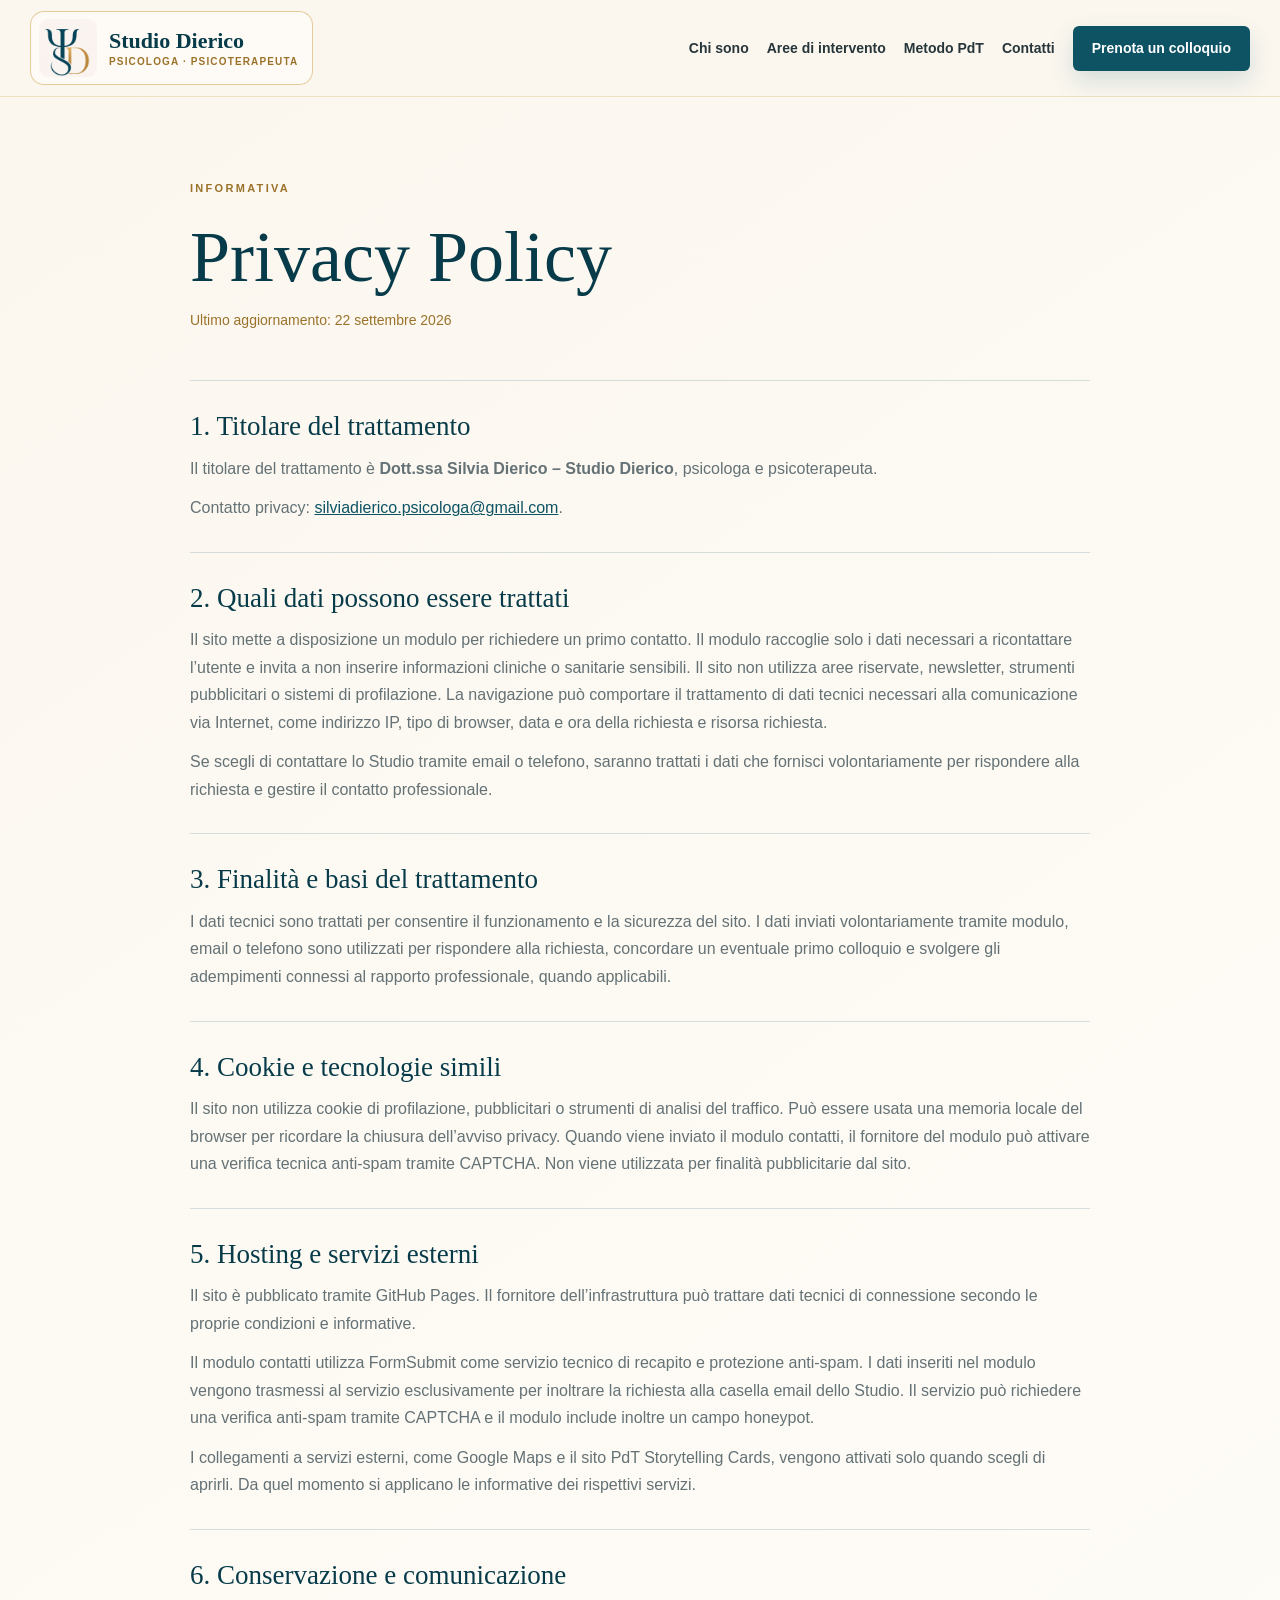
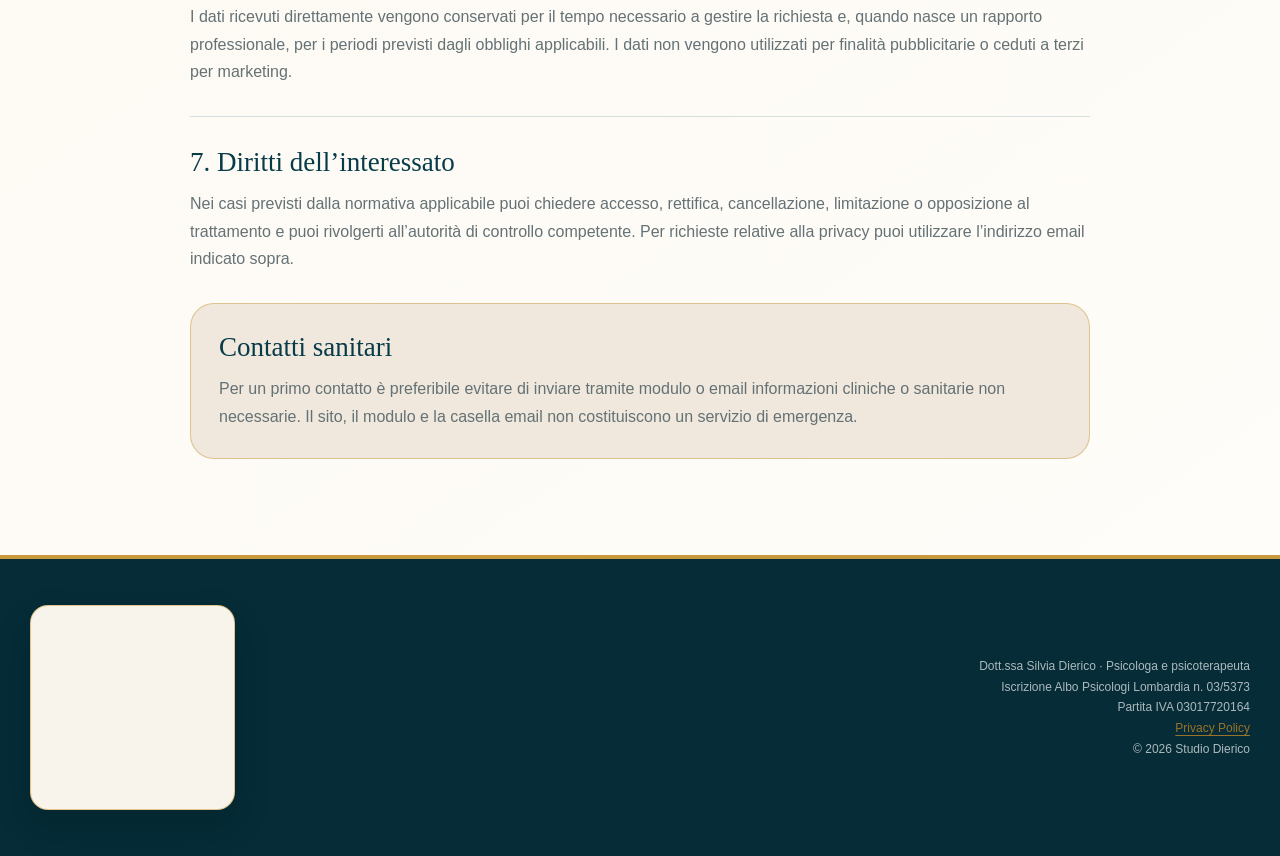
<file: privacy-policy.html>
<!DOCTYPE html>
<html lang="it">
<head>
  <meta charset="UTF-8" />
  <meta name="viewport" content="width=device-width, initial-scale=1.0" />
  <meta http-equiv="Content-Security-Policy" content="default-src 'self'; img-src 'self' data:; style-src 'self'; script-src 'self'; font-src 'self'; object-src 'none'; base-uri 'self'; form-action 'self' https://formsubmit.co; connect-src 'none'; frame-src 'none'; media-src 'self'; manifest-src 'self'; upgrade-insecure-requests;" />
  <meta name="referrer" content="strict-origin-when-cross-origin" />
  <meta name="robots" content="noindex,follow" />
  <meta name="theme-color" content="#0d5364" />
  <meta name="color-scheme" content="light" />

  <title>Privacy Policy | Studio Dierico</title>
  <meta name="description" content="Informativa privacy del sito Studio Dierico: dati di navigazione, contatti, tecnologie utilizzate e diritti dell’interessato." />
  <link rel="canonical" href="https://silviadierico.com/privacy-policy.html" />
  <link rel="alternate" hreflang="it" href="https://silviadierico.com/privacy-policy.html" />
  <link rel="alternate" hreflang="x-default" href="https://silviadierico.com/privacy-policy.html" />

  <meta property="og:type" content="website" />
  <meta property="og:locale" content="it_IT" />
  <meta property="og:site_name" content="Studio Dierico" />
  <meta property="og:title" content="Privacy Policy | Studio Dierico" />
  <meta property="og:description" content="Informativa privacy del sito Studio Dierico: dati di navigazione, contatti, tecnologie utilizzate e diritti dell’interessato." />
  <meta property="og:url" content="https://silviadierico.com/privacy-policy.html" />
  <meta property="og:image" content="https://silviadierico.com/images/logo.png" />
  <meta property="og:image:width" content="1254" />
  <meta property="og:image:height" content="1254" />

  <meta name="twitter:card" content="summary_large_image" />
  <meta name="twitter:title" content="Privacy Policy | Studio Dierico" />
  <meta name="twitter:description" content="Informativa privacy del sito Studio Dierico: dati di navigazione, contatti, tecnologie utilizzate e diritti dell’interessato." />
  <meta name="twitter:image" content="https://silviadierico.com/images/logo.png" />

  <link rel="icon" href="favicon.ico" sizes="any" />
  <link rel="icon" type="image/png" sizes="48x48" href="favicon-48x48.png" />
  <link rel="icon" type="image/png" sizes="32x32" href="favicon-32x32.png" />
  <link rel="icon" type="image/png" sizes="16x16" href="favicon-16x16.png" />
  <link rel="apple-touch-icon" sizes="180x180" href="apple-touch-icon.png" />
  <link rel="manifest" href="site.webmanifest" />

  <link rel="stylesheet" href="style.css?v=2" />
  <script src="script.js?v=2" defer></script>
</head>
<body class="legal-page">
  <header class="site-header">
    <nav class="navbar container" aria-label="Navigazione principale">
      <a class="brand brand-lockup" href="index.html#home" aria-label="Studio Dierico, torna alla pagina iniziale">
        <img class="brand-mark" src="images/studio-dierico-mark.png" alt="" aria-hidden="true" width="600" height="600" />
        <span class="brand-copy">
          <strong>Studio Dierico</strong>
          <small>Psicologa · Psicoterapeuta</small>
        </span>
      </a>
      <button class="menu-toggle" type="button" aria-label="Apri il menu" aria-expanded="false" aria-controls="main-menu"><span></span><span></span><span></span></button>
      <ul class="nav-menu" id="main-menu">
        <li><a href="index.html#chi-sono">Chi sono</a></li>
        <li><a href="index.html#aree">Aree di intervento</a></li>
        <li><a href="pdt.html">Metodo PdT</a></li>
        <li><a href="index.html#contatti">Contatti</a></li>
        <li><a class="nav-cta" href="mailto:silviadierico.psicologa@gmail.com?subject=Richiesta%20di%20primo%20colloquio">Prenota un colloquio</a></li>
      </ul>
    </nav>
  </header>

  <main class="legal-main">
    <div class="container legal-container">
      <p class="eyebrow">Informativa</p>
      <h1>Privacy Policy</h1>
      <p class="legal-update">Ultimo aggiornamento: 22 settembre 2026</p>

      <section class="legal-section">
        <h2>1. Titolare del trattamento</h2>
        <p>Il titolare del trattamento è <strong>Dott.ssa Silvia Dierico – Studio Dierico</strong>, psicologa e psicoterapeuta.</p>
        <p>Contatto privacy: <a href="mailto:silviadierico.psicologa@gmail.com">silviadierico.psicologa@gmail.com</a>.</p>
      </section>

      <section class="legal-section">
        <h2>2. Quali dati possono essere trattati</h2>
        <p>Il sito mette a disposizione un modulo per richiedere un primo contatto. Il modulo raccoglie solo i dati necessari a ricontattare l’utente e invita a non inserire informazioni cliniche o sanitarie sensibili. Il sito non utilizza aree riservate, newsletter, strumenti pubblicitari o sistemi di profilazione. La navigazione può comportare il trattamento di dati tecnici necessari alla comunicazione via Internet, come indirizzo IP, tipo di browser, data e ora della richiesta e risorsa richiesta.</p>
        <p>Se scegli di contattare lo Studio tramite email o telefono, saranno trattati i dati che fornisci volontariamente per rispondere alla richiesta e gestire il contatto professionale.</p>
      </section>

      <section class="legal-section">
        <h2>3. Finalità e basi del trattamento</h2>
        <p>I dati tecnici sono trattati per consentire il funzionamento e la sicurezza del sito. I dati inviati volontariamente tramite modulo, email o telefono sono utilizzati per rispondere alla richiesta, concordare un eventuale primo colloquio e svolgere gli adempimenti connessi al rapporto professionale, quando applicabili.</p>
      </section>

      <section class="legal-section">
        <h2>4. Cookie e tecnologie simili</h2>
        <p>Il sito non utilizza cookie di profilazione, pubblicitari o strumenti di analisi del traffico. Può essere usata una memoria locale del browser per ricordare la chiusura dell’avviso privacy. Quando viene inviato il modulo contatti, il fornitore del modulo può attivare una verifica tecnica anti-spam tramite CAPTCHA. Non viene utilizzata per finalità pubblicitarie dal sito.</p>
      </section>

      <section class="legal-section">
        <h2>5. Hosting e servizi esterni</h2>
        <p>Il sito è pubblicato tramite GitHub Pages. Il fornitore dell’infrastruttura può trattare dati tecnici di connessione secondo le proprie condizioni e informative.</p>
        <p>Il modulo contatti utilizza FormSubmit come servizio tecnico di recapito e protezione anti-spam. I dati inseriti nel modulo vengono trasmessi al servizio esclusivamente per inoltrare la richiesta alla casella email dello Studio. Il servizio può richiedere una verifica anti-spam tramite CAPTCHA e il modulo include inoltre un campo honeypot.</p>
        <p>I collegamenti a servizi esterni, come Google Maps e il sito PdT Storytelling Cards, vengono attivati solo quando scegli di aprirli. Da quel momento si applicano le informative dei rispettivi servizi.</p>
      </section>

      <section class="legal-section">
        <h2>6. Conservazione e comunicazione</h2>
        <p>I dati ricevuti direttamente vengono conservati per il tempo necessario a gestire la richiesta e, quando nasce un rapporto professionale, per i periodi previsti dagli obblighi applicabili. I dati non vengono utilizzati per finalità pubblicitarie o ceduti a terzi per marketing.</p>
      </section>

      <section class="legal-section">
        <h2>7. Diritti dell’interessato</h2>
        <p>Nei casi previsti dalla normativa applicabile puoi chiedere accesso, rettifica, cancellazione, limitazione o opposizione al trattamento e puoi rivolgerti all’autorità di controllo competente. Per richieste relative alla privacy puoi utilizzare l’indirizzo email indicato sopra.</p>
      </section>

      <section class="legal-section legal-note">
        <h2>Contatti sanitari</h2>
        <p>Per un primo contatto è preferibile evitare di inviare tramite modulo o email informazioni cliniche o sanitarie non necessarie. Il sito, il modulo e la casella email non costituiscono un servizio di emergenza.</p>
      </section>
    </div>
  </main>

  <footer class="footer">
    <div class="container footer-content">
      <a class="footer-brand" href="index.html#home" aria-label="Torna alla pagina iniziale"><img src="images/logo.png" alt="Studio Dierico Psicoterapeuta" width="1254" height="1254" loading="lazy" decoding="async" /></a>
      <div class="footer-details">
        <p>Dott.ssa Silvia Dierico · Psicologa e psicoterapeuta</p>
        <p>Iscrizione Albo Psicologi Lombardia n. 03/5373</p>
        <p>Partita IVA 03017720164</p>
        <p><a class="footer-link" href="privacy-policy.html" aria-current="page">Privacy Policy</a></p>
        <p>© <span id="current-year"></span> Studio Dierico</p>
      </div>
    </div>
  </footer>
</body>
</html>
</file>
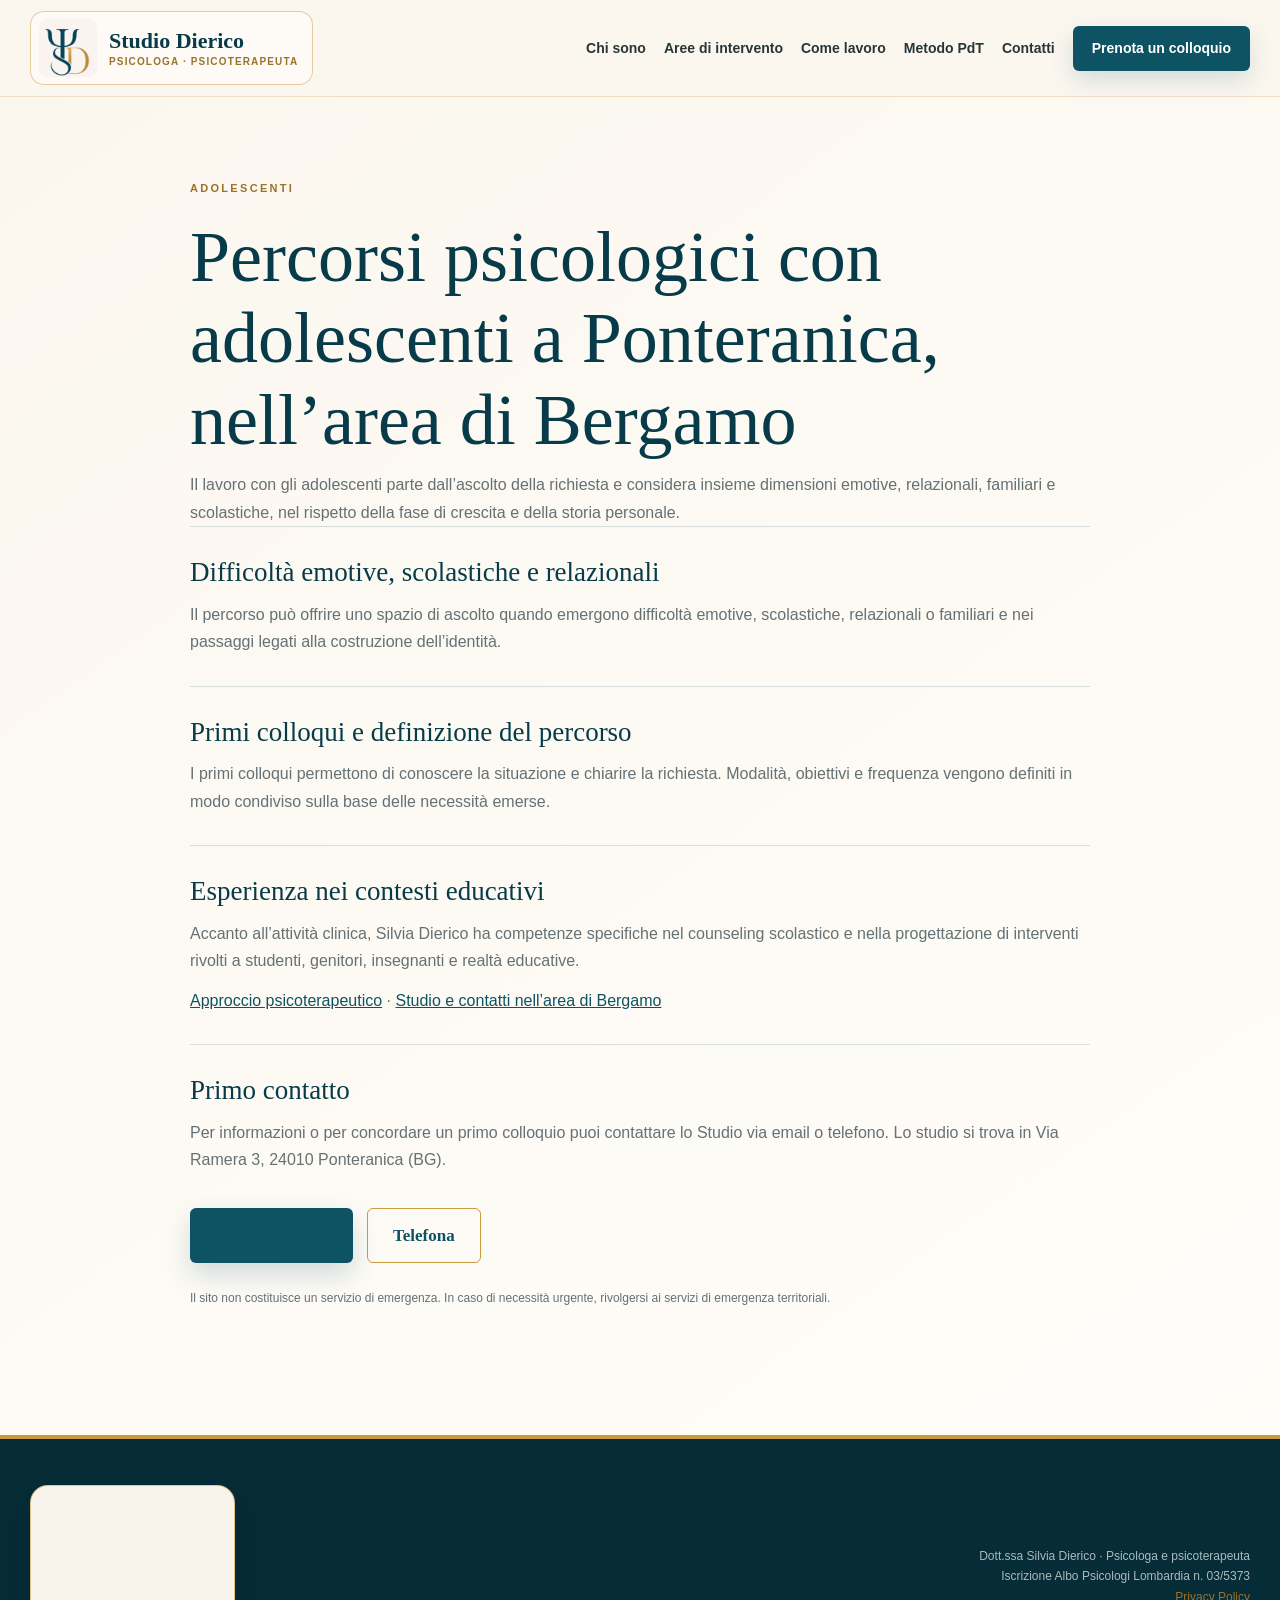
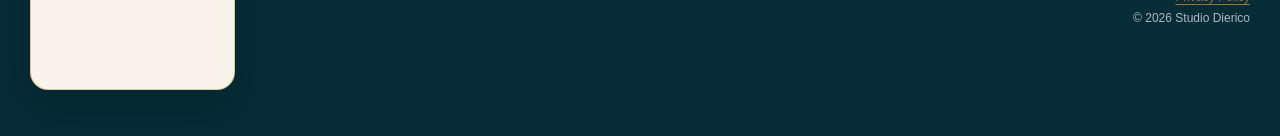
<file: psicologa-adolescenti-bergamo.html>
<!DOCTYPE html>
<html lang="it">
<head>
  <meta charset="UTF-8" />
  <meta name="viewport" content="width=device-width, initial-scale=1.0" />
  <meta http-equiv="Content-Security-Policy" content="default-src 'self'; img-src 'self' data:; style-src 'self'; script-src 'self'; font-src 'self'; object-src 'none'; base-uri 'self'; form-action 'self' https://formsubmit.co; connect-src 'none'; frame-src 'none'; media-src 'self'; manifest-src 'self'; upgrade-insecure-requests;" />
  <meta name="referrer" content="strict-origin-when-cross-origin" />
  <meta name="robots" content="index,follow,max-image-preview:large,max-snippet:-1,max-video-preview:-1" />
  <meta name="theme-color" content="#0d5364" />
  <meta name="color-scheme" content="light" />
  <title>Psicologa per adolescenti a Ponteranica e Bergamo | Silvia Dierico</title>
  <meta name="description" content="Percorsi psicologici e psicoterapeutici con adolescenti a Ponteranica (BG): difficoltà emotive, scolastiche, relazionali, familiari e costruzione dell’identità." />
  <link rel="canonical" href="https://silviadierico.com/psicologa-adolescenti-bergamo.html" />
  <link rel="alternate" hreflang="it" href="https://silviadierico.com/psicologa-adolescenti-bergamo.html" />
  <link rel="alternate" hreflang="x-default" href="https://silviadierico.com/psicologa-adolescenti-bergamo.html" />
  <meta property="og:type" content="website" />
  <meta property="og:locale" content="it_IT" />
  <meta property="og:site_name" content="Studio Dierico" />
  <meta property="og:title" content="Psicologa per adolescenti a Ponteranica e Bergamo | Silvia Dierico" />
  <meta property="og:description" content="Percorsi psicologici e psicoterapeutici con adolescenti a Ponteranica (BG): difficoltà emotive, scolastiche, relazionali, familiari e costruzione dell’identità." />
  <meta property="og:url" content="https://silviadierico.com/psicologa-adolescenti-bergamo.html" />
  <meta property="og:image" content="https://silviadierico.com/images/logo.png" />
  <meta property="og:image:width" content="1254" />
  <meta property="og:image:height" content="1254" />
  <meta property="og:image:alt" content="Studio Dierico – Silvia Dierico, psicologa e psicoterapeuta" />
  <meta name="twitter:card" content="summary_large_image" />
  <meta name="twitter:title" content="Psicologa per adolescenti a Ponteranica e Bergamo | Silvia Dierico" />
  <meta name="twitter:description" content="Percorsi psicologici e psicoterapeutici con adolescenti a Ponteranica (BG): difficoltà emotive, scolastiche, relazionali, familiari e costruzione dell’identità." />
  <meta name="twitter:image" content="https://silviadierico.com/images/logo.png" />
  <link rel="icon" href="favicon.ico" sizes="any" />
  <link rel="icon" type="image/png" sizes="48x48" href="favicon-48x48.png" />
  <link rel="icon" type="image/png" sizes="32x32" href="favicon-32x32.png" />
  <link rel="icon" type="image/png" sizes="16x16" href="favicon-16x16.png" />
  <link rel="apple-touch-icon" sizes="180x180" href="apple-touch-icon.png" />
  <link rel="manifest" href="site.webmanifest" />
  <link rel="stylesheet" href="style.css?v=2" />
  <script src="script.js?v=2" defer></script>
  <script type="application/ld+json">{"@context":"https://schema.org","@type":"WebPage","@id":"https://silviadierico.com/psicologa-adolescenti-bergamo.html#webpage","url":"https://silviadierico.com/psicologa-adolescenti-bergamo.html","name":"Psicologa per adolescenti a Ponteranica e Bergamo | Silvia Dierico","description":"Percorsi psicologici e psicoterapeutici con adolescenti a Ponteranica (BG): difficoltà emotive, scolastiche, relazionali, familiari e costruzione dell’identità.","inLanguage":"it-IT","isPartOf":{"@id":"https://silviadierico.com/#website"},"about":{"@id":"https://silviadierico.com/#silvia-dierico"}}</script>
</head>
<body class="legal-page">
<header class="site-header">
  <nav class="navbar container" aria-label="Navigazione principale">
    <a class="brand brand-lockup" href="index.html#home" aria-label="Studio Dierico, torna alla pagina iniziale">
      <img class="brand-mark" src="images/studio-dierico-mark.png" alt="" aria-hidden="true" width="600" height="600" />
      <span class="brand-copy"><strong>Studio Dierico</strong><small>Psicologa · Psicoterapeuta</small></span>
    </a>
    <button class="menu-toggle" type="button" aria-label="Apri il menu" aria-expanded="false" aria-controls="main-menu"><span></span><span></span><span></span></button>
    <ul class="nav-menu" id="main-menu">
      <li><a href="index.html#chi-sono">Chi sono</a></li>
      <li><a href="index.html#aree">Aree di intervento</a></li>
      <li><a href="index.html#metodo">Come lavoro</a></li>
      <li><a href="pdt.html">Metodo PdT</a></li>
      <li><a href="index.html#contatti">Contatti</a></li>
      <li><a class="nav-cta" href="mailto:silviadierico.psicologa@gmail.com?subject=Richiesta%20di%20primo%20colloquio">Prenota un colloquio</a></li>
    </ul>
  </nav>
</header>
<main class="legal-main">
  <div class="container legal-container">
    <p class="eyebrow">Adolescenti</p>
    <h1>Percorsi psicologici con adolescenti a Ponteranica, nell’area di Bergamo</h1>
    <p class="lead">Il lavoro con gli adolescenti parte dall’ascolto della richiesta e considera insieme dimensioni emotive, relazionali, familiari e scolastiche, nel rispetto della fase di crescita e della storia personale.</p>
    <section class="legal-section">
      <h2>Difficoltà emotive, scolastiche e relazionali</h2>
      <p>Il percorso può offrire uno spazio di ascolto quando emergono difficoltà emotive, scolastiche, relazionali o familiari e nei passaggi legati alla costruzione dell’identità.</p>
    </section>
    <section class="legal-section">
      <h2>Primi colloqui e definizione del percorso</h2>
      <p>I primi colloqui permettono di conoscere la situazione e chiarire la richiesta. Modalità, obiettivi e frequenza vengono definiti in modo condiviso sulla base delle necessità emerse.</p>
    </section>
    <section class="legal-section">
      <h2>Esperienza nei contesti educativi</h2>
      <p>Accanto all’attività clinica, Silvia Dierico ha competenze specifiche nel counseling scolastico e nella progettazione di interventi rivolti a studenti, genitori, insegnanti e realtà educative.</p>
      <p><a href="psicoterapia-psicoanalitica.html">Approccio psicoterapeutico</a> · <a href="psicologa-psicoterapeuta-bergamo.html">Studio e contatti nell’area di Bergamo</a></p>
    </section>
    <section class="legal-section">
      <h2>Primo contatto</h2>
      <p>Per informazioni o per concordare un primo colloquio puoi contattare lo Studio via email o telefono. Lo studio si trova in Via Ramera 3, 24010 Ponteranica (BG).</p>
      <div class="hero-actions">
        <a class="button button-primary" href="mailto:silviadierico.psicologa@gmail.com?subject=Richiesta%20di%20primo%20colloquio">Scrivi un’email</a>
        <a class="button button-secondary" href="tel:+393479084617">Telefona</a>
      </div>
      <p class="contact-note">Il sito non costituisce un servizio di emergenza. In caso di necessità urgente, rivolgersi ai servizi di emergenza territoriali.</p>
    </section>
  </div>
</main>
<footer class="footer">
  <div class="container footer-content">
    <a class="footer-brand" href="index.html#home" aria-label="Studio Dierico">
      <img src="images/logo.png" alt="Studio Dierico Psicoterapeuta" width="1254" height="1254" loading="lazy" decoding="async" />
    </a>
    <div class="footer-details">
      <p>Dott.ssa Silvia Dierico · Psicologa e psicoterapeuta</p>
      <p>Iscrizione Albo Psicologi Lombardia n. 03/5373</p>
      <p><a class="footer-link" href="privacy-policy.html">Privacy Policy</a></p>
      <p>© <span id="current-year"></span> Studio Dierico</p>
    </div>
  </div>
</footer>
</body>
</html>
</file>
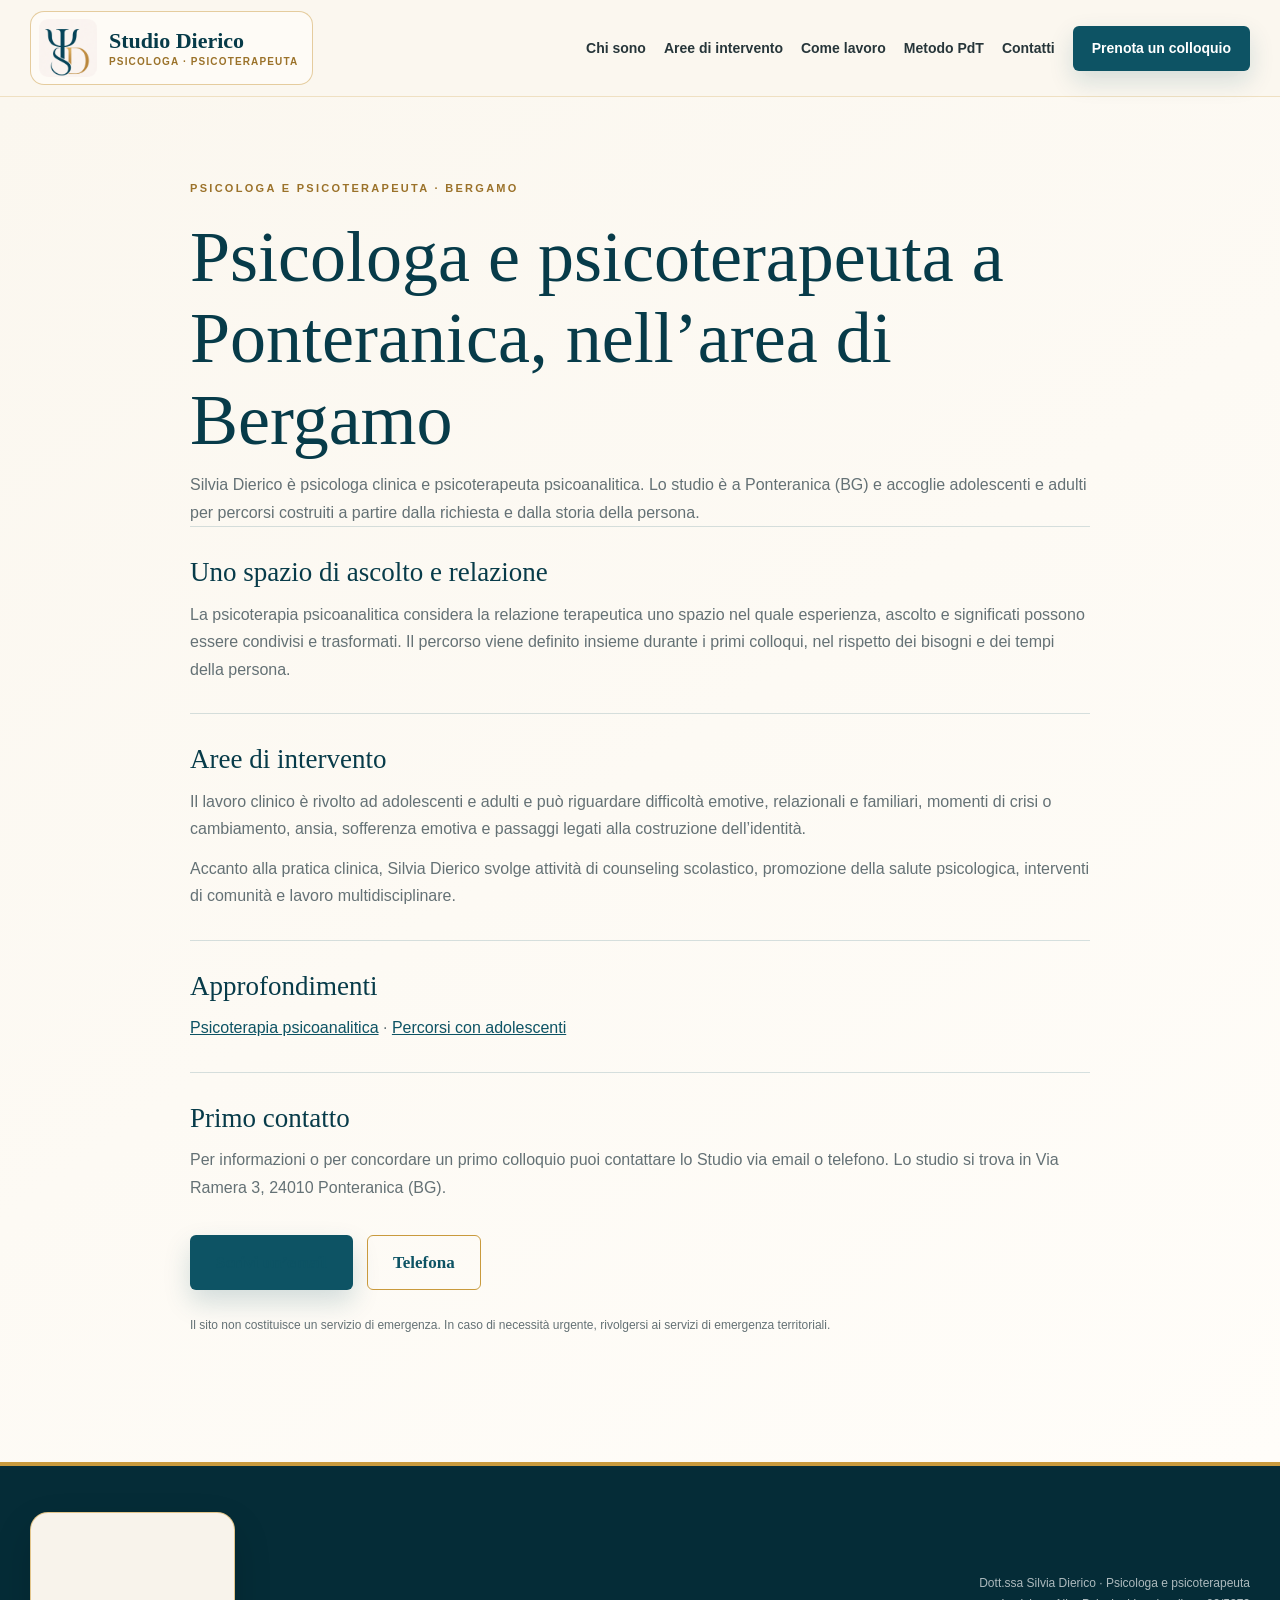
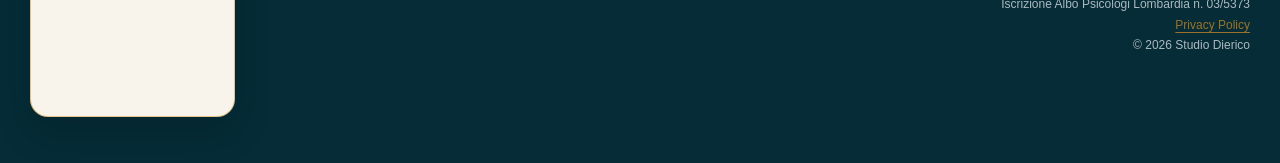
<file: psicologa-psicoterapeuta-bergamo.html>
<!DOCTYPE html>
<html lang="it">
<head>
  <meta charset="UTF-8" />
  <meta name="viewport" content="width=device-width, initial-scale=1.0" />
  <meta http-equiv="Content-Security-Policy" content="default-src 'self'; img-src 'self' data:; style-src 'self'; script-src 'self'; font-src 'self'; object-src 'none'; base-uri 'self'; form-action 'self' https://formsubmit.co; connect-src 'none'; frame-src 'none'; media-src 'self'; manifest-src 'self'; upgrade-insecure-requests;" />
  <meta name="referrer" content="strict-origin-when-cross-origin" />
  <meta name="robots" content="index,follow,max-image-preview:large,max-snippet:-1,max-video-preview:-1" />
  <meta name="theme-color" content="#0d5364" />
  <meta name="color-scheme" content="light" />
  <title>Psicologa e Psicoterapeuta a Bergamo e Ponteranica | Silvia Dierico</title>
  <meta name="description" content="Silvia Dierico, psicologa clinica e psicoterapeuta psicoanalitica a Ponteranica (BG), nell’area di Bergamo. Percorsi con adolescenti e adulti." />
  <link rel="canonical" href="https://silviadierico.com/psicologa-psicoterapeuta-bergamo.html" />
  <link rel="alternate" hreflang="it" href="https://silviadierico.com/psicologa-psicoterapeuta-bergamo.html" />
  <link rel="alternate" hreflang="x-default" href="https://silviadierico.com/psicologa-psicoterapeuta-bergamo.html" />
  <meta property="og:type" content="website" />
  <meta property="og:locale" content="it_IT" />
  <meta property="og:site_name" content="Studio Dierico" />
  <meta property="og:title" content="Psicologa e Psicoterapeuta a Bergamo e Ponteranica | Silvia Dierico" />
  <meta property="og:description" content="Silvia Dierico, psicologa clinica e psicoterapeuta psicoanalitica a Ponteranica (BG), nell’area di Bergamo. Percorsi con adolescenti e adulti." />
  <meta property="og:url" content="https://silviadierico.com/psicologa-psicoterapeuta-bergamo.html" />
  <meta property="og:image" content="https://silviadierico.com/images/logo.png" />
  <meta property="og:image:width" content="1254" />
  <meta property="og:image:height" content="1254" />
  <meta property="og:image:alt" content="Studio Dierico – Silvia Dierico, psicologa e psicoterapeuta" />
  <meta name="twitter:card" content="summary_large_image" />
  <meta name="twitter:title" content="Psicologa e Psicoterapeuta a Bergamo e Ponteranica | Silvia Dierico" />
  <meta name="twitter:description" content="Silvia Dierico, psicologa clinica e psicoterapeuta psicoanalitica a Ponteranica (BG), nell’area di Bergamo. Percorsi con adolescenti e adulti." />
  <meta name="twitter:image" content="https://silviadierico.com/images/logo.png" />
  <link rel="icon" href="favicon.ico" sizes="any" />
  <link rel="icon" type="image/png" sizes="48x48" href="favicon-48x48.png" />
  <link rel="icon" type="image/png" sizes="32x32" href="favicon-32x32.png" />
  <link rel="icon" type="image/png" sizes="16x16" href="favicon-16x16.png" />
  <link rel="apple-touch-icon" sizes="180x180" href="apple-touch-icon.png" />
  <link rel="manifest" href="site.webmanifest" />
  <link rel="stylesheet" href="style.css?v=2" />
  <script src="script.js?v=2" defer></script>
  <script type="application/ld+json">{"@context":"https://schema.org","@type":"WebPage","@id":"https://silviadierico.com/psicologa-psicoterapeuta-bergamo.html#webpage","url":"https://silviadierico.com/psicologa-psicoterapeuta-bergamo.html","name":"Psicologa e Psicoterapeuta a Bergamo e Ponteranica | Silvia Dierico","description":"Silvia Dierico, psicologa clinica e psicoterapeuta psicoanalitica a Ponteranica (BG), nell’area di Bergamo. Percorsi con adolescenti e adulti.","inLanguage":"it-IT","isPartOf":{"@id":"https://silviadierico.com/#website"},"about":{"@id":"https://silviadierico.com/#silvia-dierico"}}</script>
</head>
<body class="legal-page">
<header class="site-header">
  <nav class="navbar container" aria-label="Navigazione principale">
    <a class="brand brand-lockup" href="index.html#home" aria-label="Studio Dierico, torna alla pagina iniziale">
      <img class="brand-mark" src="images/studio-dierico-mark.png" alt="" aria-hidden="true" width="600" height="600" />
      <span class="brand-copy"><strong>Studio Dierico</strong><small>Psicologa · Psicoterapeuta</small></span>
    </a>
    <button class="menu-toggle" type="button" aria-label="Apri il menu" aria-expanded="false" aria-controls="main-menu"><span></span><span></span><span></span></button>
    <ul class="nav-menu" id="main-menu">
      <li><a href="index.html#chi-sono">Chi sono</a></li>
      <li><a href="index.html#aree">Aree di intervento</a></li>
      <li><a href="index.html#metodo">Come lavoro</a></li>
      <li><a href="pdt.html">Metodo PdT</a></li>
      <li><a href="index.html#contatti">Contatti</a></li>
      <li><a class="nav-cta" href="mailto:silviadierico.psicologa@gmail.com?subject=Richiesta%20di%20primo%20colloquio">Prenota un colloquio</a></li>
    </ul>
  </nav>
</header>
<main class="legal-main">
  <div class="container legal-container">
    <p class="eyebrow">Psicologa e psicoterapeuta · Bergamo</p>
    <h1>Psicologa e psicoterapeuta a Ponteranica, nell’area di Bergamo</h1>
    <p class="lead">Silvia Dierico è psicologa clinica e psicoterapeuta psicoanalitica. Lo studio è a Ponteranica (BG) e accoglie adolescenti e adulti per percorsi costruiti a partire dalla richiesta e dalla storia della persona.</p>
    <section class="legal-section">
      <h2>Uno spazio di ascolto e relazione</h2>
      <p>La psicoterapia psicoanalitica considera la relazione terapeutica uno spazio nel quale esperienza, ascolto e significati possono essere condivisi e trasformati. Il percorso viene definito insieme durante i primi colloqui, nel rispetto dei bisogni e dei tempi della persona.</p>
    </section>
    <section class="legal-section">
      <h2>Aree di intervento</h2>
      <p>Il lavoro clinico è rivolto ad adolescenti e adulti e può riguardare difficoltà emotive, relazionali e familiari, momenti di crisi o cambiamento, ansia, sofferenza emotiva e passaggi legati alla costruzione dell’identità.</p>
      <p>Accanto alla pratica clinica, Silvia Dierico svolge attività di counseling scolastico, promozione della salute psicologica, interventi di comunità e lavoro multidisciplinare.</p>
    </section>
    <section class="legal-section">
      <h2>Approfondimenti</h2>
      <p><a href="psicoterapia-psicoanalitica.html">Psicoterapia psicoanalitica</a> · <a href="psicologa-adolescenti-bergamo.html">Percorsi con adolescenti</a></p>
    </section>
    <section class="legal-section">
      <h2>Primo contatto</h2>
      <p>Per informazioni o per concordare un primo colloquio puoi contattare lo Studio via email o telefono. Lo studio si trova in Via Ramera 3, 24010 Ponteranica (BG).</p>
      <div class="hero-actions">
        <a class="button button-primary" href="mailto:silviadierico.psicologa@gmail.com?subject=Richiesta%20di%20primo%20colloquio">Scrivi un’email</a>
        <a class="button button-secondary" href="tel:+393479084617">Telefona</a>
      </div>
      <p class="contact-note">Il sito non costituisce un servizio di emergenza. In caso di necessità urgente, rivolgersi ai servizi di emergenza territoriali.</p>
    </section>
  </div>
</main>
<footer class="footer">
  <div class="container footer-content">
    <a class="footer-brand" href="index.html#home" aria-label="Studio Dierico">
      <img src="images/logo.png" alt="Studio Dierico Psicoterapeuta" width="1254" height="1254" loading="lazy" decoding="async" />
    </a>
    <div class="footer-details">
      <p>Dott.ssa Silvia Dierico · Psicologa e psicoterapeuta</p>
      <p>Iscrizione Albo Psicologi Lombardia n. 03/5373</p>
      <p><a class="footer-link" href="privacy-policy.html">Privacy Policy</a></p>
      <p>© <span id="current-year"></span> Studio Dierico</p>
    </div>
  </div>
</footer>
</body>
</html>
</file>
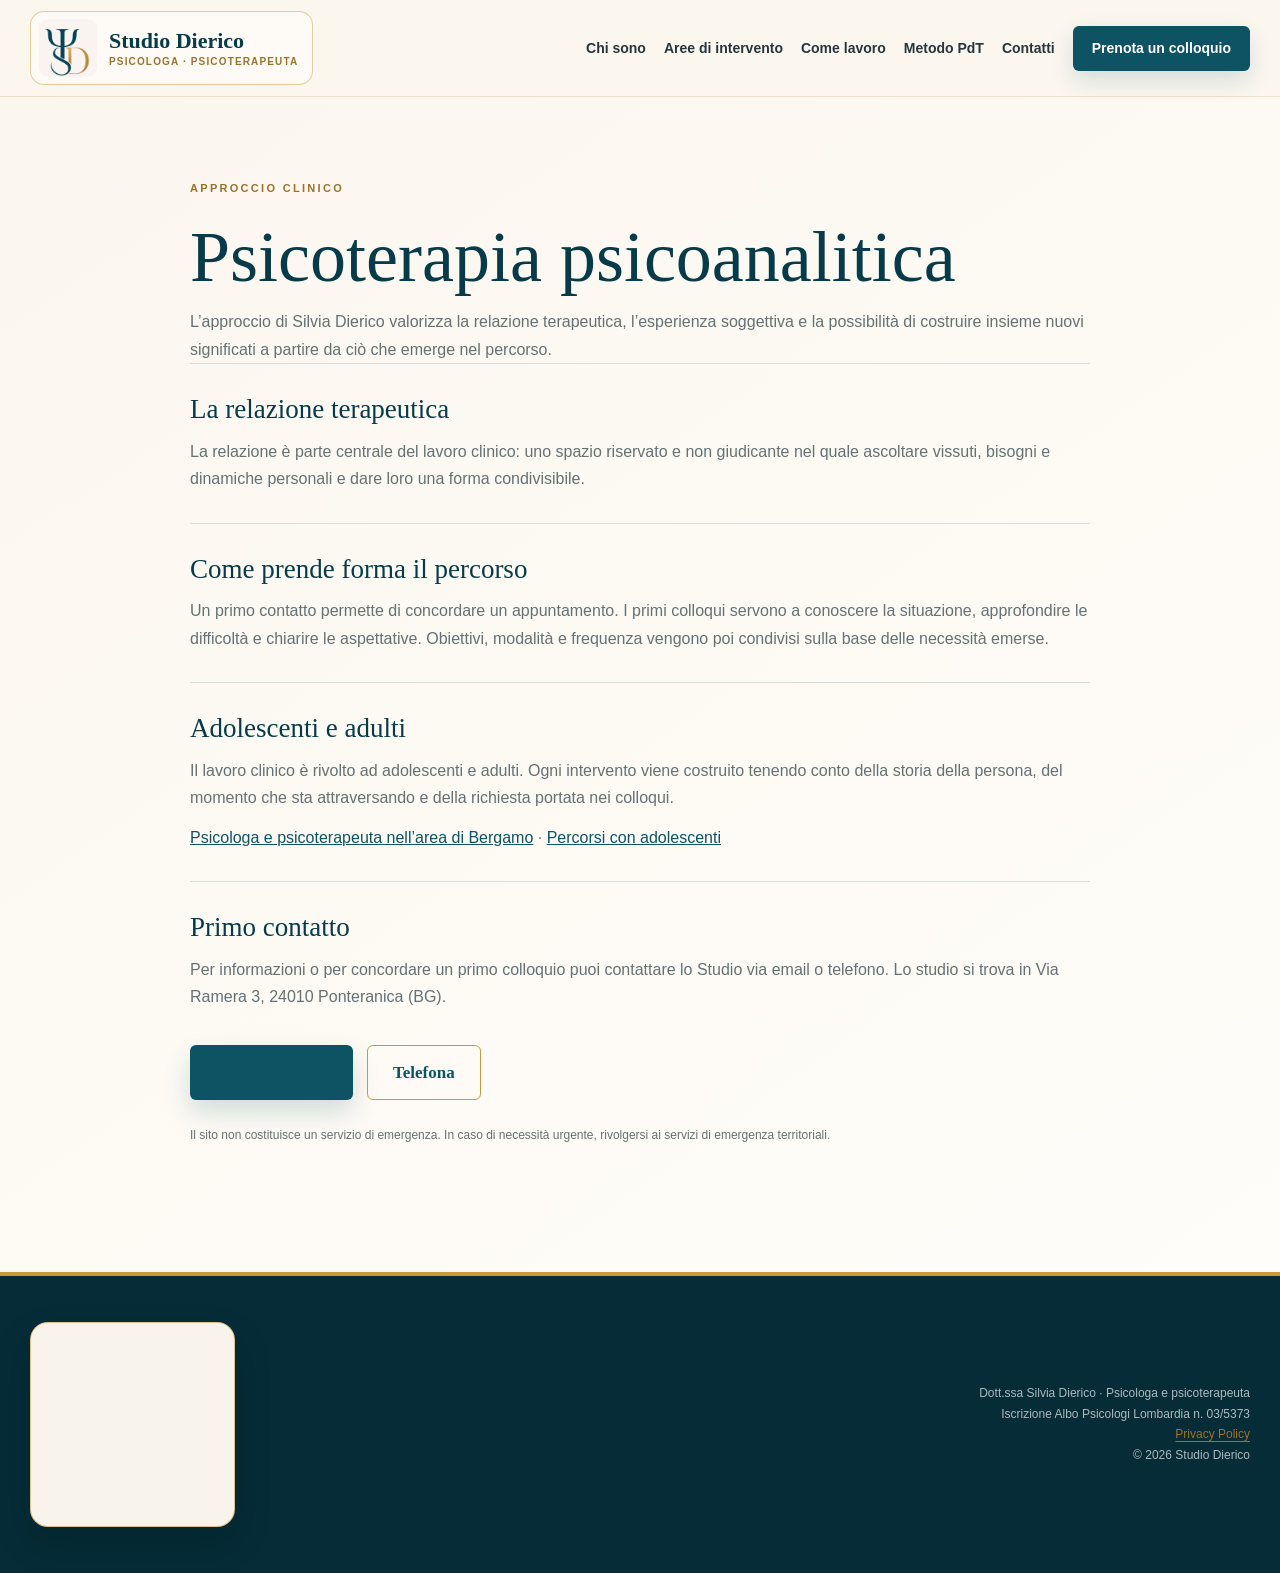
<file: psicoterapia-psicoanalitica.html>
<!DOCTYPE html>
<html lang="it">
<head>
  <meta charset="UTF-8" />
  <meta name="viewport" content="width=device-width, initial-scale=1.0" />
  <meta http-equiv="Content-Security-Policy" content="default-src 'self'; img-src 'self' data:; style-src 'self'; script-src 'self'; font-src 'self'; object-src 'none'; base-uri 'self'; form-action 'self' https://formsubmit.co; connect-src 'none'; frame-src 'none'; media-src 'self'; manifest-src 'self'; upgrade-insecure-requests;" />
  <meta name="referrer" content="strict-origin-when-cross-origin" />
  <meta name="robots" content="index,follow,max-image-preview:large,max-snippet:-1,max-video-preview:-1" />
  <meta name="theme-color" content="#0d5364" />
  <meta name="color-scheme" content="light" />
  <title>Psicoterapia psicoanalitica | Silvia Dierico – Ponteranica (BG)</title>
  <meta name="description" content="Come lavora Silvia Dierico: psicoterapia psicoanalitica fondata su relazione, ascolto, esperienza soggettiva e costruzione condivisa dei significati." />
  <link rel="canonical" href="https://silviadierico.com/psicoterapia-psicoanalitica.html" />
  <link rel="alternate" hreflang="it" href="https://silviadierico.com/psicoterapia-psicoanalitica.html" />
  <link rel="alternate" hreflang="x-default" href="https://silviadierico.com/psicoterapia-psicoanalitica.html" />
  <meta property="og:type" content="website" />
  <meta property="og:locale" content="it_IT" />
  <meta property="og:site_name" content="Studio Dierico" />
  <meta property="og:title" content="Psicoterapia psicoanalitica | Silvia Dierico – Ponteranica (BG)" />
  <meta property="og:description" content="Come lavora Silvia Dierico: psicoterapia psicoanalitica fondata su relazione, ascolto, esperienza soggettiva e costruzione condivisa dei significati." />
  <meta property="og:url" content="https://silviadierico.com/psicoterapia-psicoanalitica.html" />
  <meta property="og:image" content="https://silviadierico.com/images/logo.png" />
  <meta property="og:image:width" content="1254" />
  <meta property="og:image:height" content="1254" />
  <meta property="og:image:alt" content="Studio Dierico – Silvia Dierico, psicologa e psicoterapeuta" />
  <meta name="twitter:card" content="summary_large_image" />
  <meta name="twitter:title" content="Psicoterapia psicoanalitica | Silvia Dierico – Ponteranica (BG)" />
  <meta name="twitter:description" content="Come lavora Silvia Dierico: psicoterapia psicoanalitica fondata su relazione, ascolto, esperienza soggettiva e costruzione condivisa dei significati." />
  <meta name="twitter:image" content="https://silviadierico.com/images/logo.png" />
  <link rel="icon" href="favicon.ico" sizes="any" />
  <link rel="icon" type="image/png" sizes="48x48" href="favicon-48x48.png" />
  <link rel="icon" type="image/png" sizes="32x32" href="favicon-32x32.png" />
  <link rel="icon" type="image/png" sizes="16x16" href="favicon-16x16.png" />
  <link rel="apple-touch-icon" sizes="180x180" href="apple-touch-icon.png" />
  <link rel="manifest" href="site.webmanifest" />
  <link rel="stylesheet" href="style.css?v=2" />
  <script src="script.js?v=2" defer></script>
  <script type="application/ld+json">{"@context":"https://schema.org","@type":"WebPage","@id":"https://silviadierico.com/psicoterapia-psicoanalitica.html#webpage","url":"https://silviadierico.com/psicoterapia-psicoanalitica.html","name":"Psicoterapia psicoanalitica | Silvia Dierico – Ponteranica (BG)","description":"Come lavora Silvia Dierico: psicoterapia psicoanalitica fondata su relazione, ascolto, esperienza soggettiva e costruzione condivisa dei significati.","inLanguage":"it-IT","isPartOf":{"@id":"https://silviadierico.com/#website"},"about":{"@id":"https://silviadierico.com/#silvia-dierico"}}</script>
</head>
<body class="legal-page">
<header class="site-header">
  <nav class="navbar container" aria-label="Navigazione principale">
    <a class="brand brand-lockup" href="index.html#home" aria-label="Studio Dierico, torna alla pagina iniziale">
      <img class="brand-mark" src="images/studio-dierico-mark.png" alt="" aria-hidden="true" width="600" height="600" />
      <span class="brand-copy"><strong>Studio Dierico</strong><small>Psicologa · Psicoterapeuta</small></span>
    </a>
    <button class="menu-toggle" type="button" aria-label="Apri il menu" aria-expanded="false" aria-controls="main-menu"><span></span><span></span><span></span></button>
    <ul class="nav-menu" id="main-menu">
      <li><a href="index.html#chi-sono">Chi sono</a></li>
      <li><a href="index.html#aree">Aree di intervento</a></li>
      <li><a href="index.html#metodo">Come lavoro</a></li>
      <li><a href="pdt.html">Metodo PdT</a></li>
      <li><a href="index.html#contatti">Contatti</a></li>
      <li><a class="nav-cta" href="mailto:silviadierico.psicologa@gmail.com?subject=Richiesta%20di%20primo%20colloquio">Prenota un colloquio</a></li>
    </ul>
  </nav>
</header>
<main class="legal-main">
  <div class="container legal-container">
    <p class="eyebrow">Approccio clinico</p>
    <h1>Psicoterapia psicoanalitica</h1>
    <p class="lead">L’approccio di Silvia Dierico valorizza la relazione terapeutica, l’esperienza soggettiva e la possibilità di costruire insieme nuovi significati a partire da ciò che emerge nel percorso.</p>
    <section class="legal-section">
      <h2>La relazione terapeutica</h2>
      <p>La relazione è parte centrale del lavoro clinico: uno spazio riservato e non giudicante nel quale ascoltare vissuti, bisogni e dinamiche personali e dare loro una forma condivisibile.</p>
    </section>
    <section class="legal-section">
      <h2>Come prende forma il percorso</h2>
      <p>Un primo contatto permette di concordare un appuntamento. I primi colloqui servono a conoscere la situazione, approfondire le difficoltà e chiarire le aspettative. Obiettivi, modalità e frequenza vengono poi condivisi sulla base delle necessità emerse.</p>
    </section>
    <section class="legal-section">
      <h2>Adolescenti e adulti</h2>
      <p>Il lavoro clinico è rivolto ad adolescenti e adulti. Ogni intervento viene costruito tenendo conto della storia della persona, del momento che sta attraversando e della richiesta portata nei colloqui.</p>
      <p><a href="psicologa-psicoterapeuta-bergamo.html">Psicologa e psicoterapeuta nell’area di Bergamo</a> · <a href="psicologa-adolescenti-bergamo.html">Percorsi con adolescenti</a></p>
    </section>
    <section class="legal-section">
      <h2>Primo contatto</h2>
      <p>Per informazioni o per concordare un primo colloquio puoi contattare lo Studio via email o telefono. Lo studio si trova in Via Ramera 3, 24010 Ponteranica (BG).</p>
      <div class="hero-actions">
        <a class="button button-primary" href="mailto:silviadierico.psicologa@gmail.com?subject=Richiesta%20di%20primo%20colloquio">Scrivi un’email</a>
        <a class="button button-secondary" href="tel:+393479084617">Telefona</a>
      </div>
      <p class="contact-note">Il sito non costituisce un servizio di emergenza. In caso di necessità urgente, rivolgersi ai servizi di emergenza territoriali.</p>
    </section>
  </div>
</main>
<footer class="footer">
  <div class="container footer-content">
    <a class="footer-brand" href="index.html#home" aria-label="Studio Dierico">
      <img src="images/logo.png" alt="Studio Dierico Psicoterapeuta" width="1254" height="1254" loading="lazy" decoding="async" />
    </a>
    <div class="footer-details">
      <p>Dott.ssa Silvia Dierico · Psicologa e psicoterapeuta</p>
      <p>Iscrizione Albo Psicologi Lombardia n. 03/5373</p>
      <p><a class="footer-link" href="privacy-policy.html">Privacy Policy</a></p>
      <p>© <span id="current-year"></span> Studio Dierico</p>
    </div>
  </div>
</footer>
</body>
</html>
</file>
<file: style.css>
/* =========================================
   STUDIO DIERICO
   Identità visiva: blu pavone, oro, avorio
========================================= */

:root {
  --ivory: #fbf7ef;
  --ivory-deep: #f0e8dc;
  --surface: #fffdf9;
  --surface-blue: #e6eeee;

  --peacock: #0d5364;
  --peacock-dark: #073b49;
  --peacock-deep: #052c37;
  --peacock-soft: #557e86;

  --gold: #c99a3d;
  --gold-dark: #9b722a;
  --gold-soft: #ead5a4;

  --text: #27363a;
  --text-soft: #647175;
  --white: #ffffff;

  --border: rgba(13, 83, 100, 0.17);
  --border-gold: rgba(201, 154, 61, 0.48);

  --shadow-small: 0 12px 30px rgba(5, 44, 55, 0.08);
  --shadow: 0 24px 62px rgba(5, 44, 55, 0.14);

  --radius-small: 12px;
  --radius-medium: 24px;
  --radius-large: 38px;

  --container: 1220px;
}

/* RESET */

* {
  margin: 0;
  padding: 0;
  box-sizing: border-box;
}

html {
  scroll-behavior: smooth;
  scroll-padding-top: 98px;
}

body {
  min-width: 320px;
  overflow-x: hidden;
  background: var(--ivory);
  color: var(--text);
  font-family:
    "Avenir Next",
    Avenir,
    "Segoe UI",
    Arial,
    sans-serif;
  line-height: 1.72;
}

img {
  display: block;
  max-width: 100%;
}

a {
  color: inherit;
}

button,
a {
  -webkit-tap-highlight-color: transparent;
}

button {
  font: inherit;
}

h1,
h2,
h3 {
  color: var(--peacock-dark);
  font-family:
    Baskerville,
    "Palatino Linotype",
    "Book Antiqua",
    Georgia,
    serif;
  font-weight: 500;
  line-height: 1.13;
}

p {
  color: var(--text-soft);
}

.container {
  width: min(calc(100% - 42px), var(--container));
  margin-inline: auto;
}

/* HEADER */

.site-header {
  position: sticky;
  top: 0;
  z-index: 1000;
  border-bottom: 1px solid rgba(201, 154, 61, 0.25);
  background: rgba(251, 247, 239, 0.96);
  backdrop-filter: blur(16px);
}

.navbar {
  min-height: 96px;
  display: flex;
  align-items: center;
  justify-content: space-between;
  gap: 34px;
}

.brand {
  display: block;
  width: 235px;
  flex: 0 0 auto;
  text-decoration: none;
}

.brand-logo {
  width: 100%;
  height: 78px;
  object-fit: contain;
  object-position: left center;
  mix-blend-mode: multiply;
}

.nav-menu {
  display: flex;
  align-items: center;
  justify-content: flex-end;
  gap: 18px;
  list-style: none;
}

.nav-menu a {
  position: relative;
  color: var(--text);
  font-size: 14px;
  font-weight: 650;
  text-decoration: none;
}

.nav-menu a:not(.nav-cta)::after {
  position: absolute;
  right: 0;
  bottom: -9px;
  left: 0;
  height: 2px;
  background: var(--gold);
  content: "";
  transform: scaleX(0);
  transform-origin: center;
  transition: transform 0.25s ease;
}

.nav-menu a:hover::after,
.nav-menu a:focus-visible::after {
  transform: scaleX(1);
}

.nav-menu a[aria-current="page"] {
  color: var(--gold-dark);
}

.nav-menu a[aria-current="page"]::after {
  transform: scaleX(1);
}

.nav-cta {
  display: inline-flex;
  min-height: 45px;
  align-items: center;
  justify-content: center;
  padding: 10px 19px;
  border-radius: 6px;
  background: var(--peacock);
  color: var(--white) !important;
  box-shadow: 0 10px 25px rgba(13, 83, 100, 0.16);
  transition:
    background 0.2s ease,
    transform 0.2s ease;
}

.nav-cta:hover {
  background: var(--peacock-dark);
  transform: translateY(-2px);
}

.menu-toggle {
  display: none;
  width: 46px;
  height: 46px;
  border: 1px solid var(--border-gold);
  border-radius: 50%;
  background: transparent;
  cursor: pointer;
}

.menu-toggle span {
  display: block;
  width: 19px;
  height: 2px;
  margin: 4px auto;
  background: var(--peacock-dark);
  transition: 0.25s ease;
}

/* HERO */

.hero {
  position: relative;
  min-height: calc(100vh - 96px);
  display: flex;
  align-items: center;
  overflow: hidden;
  padding: 76px 0 88px;
  background:
    radial-gradient(circle at 85% 18%, rgba(13, 83, 100, 0.08), transparent 32%),
    linear-gradient(115deg, #fcf8f1 0%, #fbf7ef 54%, #f4ede3 100%);
}

.hero::before {
  position: absolute;
  top: 53px;
  left: 6%;
  width: 94px;
  height: 2px;
  background: var(--gold);
  content: "";
}

.hero-mark {
  position: absolute;
  bottom: -150px;
  left: -35px;
  color: rgba(201, 154, 61, 0.06);
  font-family: Georgia, serif;
  font-size: 430px;
  line-height: 1;
  user-select: none;
}

.hero-grid {
  position: relative;
  z-index: 2;
  display: grid;
  grid-template-columns:
    minmax(0, 0.88fr)
    minmax(520px, 1.12fr);
  align-items: center;
  gap: clamp(44px, 5vw, 78px);
}

.hero-content {
  max-width: 650px;
}

.eyebrow {
  margin-bottom: 19px;
  color: var(--gold-dark);
  font-size: 11px;
  font-weight: 800;
  letter-spacing: 2.3px;
  text-transform: uppercase;
}

.hero h1 {
  margin-bottom: 13px;
  font-size: clamp(54px, 6vw, 88px);
  letter-spacing: -2.5px;
}

.hero-role {
  max-width: 610px;
  margin-bottom: 27px;
  color: var(--gold-dark);
  font-family:
    Baskerville,
    "Palatino Linotype",
    Georgia,
    serif;
  font-size: clamp(21px, 2vw, 29px);
  line-height: 1.32;
}

.hero-description {
  max-width: 650px;
  color: var(--text);
  font-size: 16px;
}

.hero-actions,
.contact-actions {
  display: flex;
  flex-wrap: wrap;
  gap: 14px;
  margin-top: 34px;
}

/* BUTTONS */

.button {
  display: inline-flex;
  min-height: 51px;
  align-items: center;
  justify-content: center;
  padding: 12px 25px;
  border: 1px solid transparent;
  border-radius: 6px;
  font-family:
    Baskerville,
    "Palatino Linotype",
    Georgia,
    serif;
  font-size: 17px;
  font-weight: 600;
  text-decoration: none;
  transition:
    transform 0.22s ease,
    background 0.22s ease,
    border-color 0.22s ease,
    color 0.22s ease;
}

.button:hover {
  transform: translateY(-2px);
}

.button-primary {
  background: var(--peacock);
  color: var(--white);
  box-shadow: 0 12px 27px rgba(13, 83, 100, 0.18);
}

.button-primary:hover {
  background: var(--peacock-dark);
}

.button-secondary {
  border-color: var(--gold);
  background: transparent;
  color: var(--gold-dark);
}

.button-secondary:hover {
  background: var(--gold);
  color: var(--peacock-deep);
}

.button-outline {
  border-color: var(--border-gold);
  color: var(--peacock-dark);
}

.button-outline:hover {
  border-color: var(--gold);
  background: var(--gold-soft);
}

/* HERO PHOTO */

.hero-photo-wrapper {
  position: relative;
  justify-self: end;
  width: 100%;
  padding: 13px 0 13px 13px;
}

.hero-photo-wrapper::before {
  position: absolute;
  top: 0;
  left: 0;
  width: 47%;
  height: 45%;
  border-top: 2px solid var(--gold);
  border-left: 2px solid var(--gold);
  border-radius: 42px 0 0;
  content: "";
}

.hero-photo-wrapper::after {
  position: absolute;
  right: 0;
  bottom: 0;
  width: 43%;
  height: 40%;
  border-right: 2px solid var(--gold);
  border-bottom: 2px solid var(--gold);
  content: "";
}

.hero-photo-frame {
  position: relative;
  z-index: 2;
  overflow: hidden;
  border-radius: 42px 0 0 0;
  background: var(--surface-blue);
  box-shadow: var(--shadow);
}

.hero-photo {
  width: 100%;
  aspect-ratio: 1.42 / 1;
  object-fit: cover;
  object-position: center center;
}

.photo-signature {
  position: absolute;
  z-index: 4;
  right: 30px;
  bottom: -9px;
  min-width: 265px;
  padding: 17px 21px;
  border: 1px solid var(--border-gold);
  border-left: 5px solid var(--gold);
  background: rgba(255, 253, 249, 0.96);
  box-shadow: var(--shadow-small);
}

.photo-signature span,
.photo-signature small {
  display: block;
}

.photo-signature span {
  color: var(--peacock-dark);
  font-family:
    Baskerville,
    "Palatino Linotype",
    Georgia,
    serif;
  font-size: 21px;
}

.photo-signature small {
  color: var(--text-soft);
  font-size: 12px;
}

/* HIGHLIGHTS */

.highlights {
  position: relative;
  overflow: hidden;
  background: var(--peacock-dark);
  color: var(--white);
}

.highlights::before {
  position: absolute;
  top: 0;
  right: 8%;
  width: 185px;
  height: 5px;
  background: var(--gold);
  content: "";
}

.highlights-grid {
  display: grid;
  grid-template-columns: repeat(4, 1fr);
}

.highlight-item {
  min-height: 235px;
  padding: 43px 31px;
  border-right: 1px solid rgba(234, 213, 164, 0.18);
  transition: background 0.25s ease;
}

.highlight-item:hover {
  background: rgba(255, 255, 255, 0.04);
}

.highlight-item:last-child {
  border-right: 0;
}

.highlight-number {
  display: inline-flex;
  width: 41px;
  height: 41px;
  align-items: center;
  justify-content: center;
  margin-bottom: 27px;
  border: 1px solid var(--gold);
  border-radius: 50%;
  color: var(--gold-soft);
  font-size: 11px;
  font-weight: 800;
}

.highlight-item h2 {
  margin-bottom: 11px;
  color: var(--white);
  font-size: 27px;
}

.highlight-item p {
  color: rgba(255, 255, 255, 0.7);
  font-size: 14px;
}

/* GENERIC SECTIONS */

.section {
  padding: 112px 0;
}

.two-columns {
  display: grid;
  grid-template-columns:
    minmax(250px, 0.72fr)
    minmax(0, 1.28fr);
  gap: clamp(50px, 8vw, 120px);
}

.section-heading h2,
.section-title h2,
.contact-intro h2,
.about-content h2 {
  margin-bottom: 24px;
  font-size: clamp(38px, 4.3vw, 58px);
}

.section-heading::after {
  display: block;
  width: 78px;
  height: 2px;
  margin-top: 29px;
  background: var(--gold);
  content: "";
}

.section-title {
  max-width: 780px;
  margin-bottom: 58px;
}

.section-title > p:last-child {
  max-width: 670px;
  font-size: 17px;
}

/* ABOUT */

.about-section {
  position: relative;
  background: var(--surface);
}

.about-grid {
  display: grid;
  grid-template-columns:
    minmax(290px, 0.75fr)
    minmax(0, 1.25fr);
  align-items: center;
  gap: clamp(55px, 8vw, 120px);
}

.about-portrait {
  position: relative;
  width: min(100%, 465px);
  justify-self: center;
}

.portrait-frame {
  position: relative;
  z-index: 2;
  overflow: hidden;
  border: 9px solid var(--ivory);
  border-radius: 48% 48% 20% 20% / 37% 37% 16% 16%;
  box-shadow: var(--shadow);
}

.portrait-frame img {
  width: 100%;
  aspect-ratio: 1 / 1.08;
  object-fit: cover;
  object-position: center 24%;
}

.about-portrait::before {
  position: absolute;
  top: -22px;
  right: -25px;
  width: 67%;
  height: 68%;
  border-top: 2px solid var(--gold);
  border-right: 2px solid var(--gold);
  border-radius: 0 52px 0 0;
  content: "";
}

.portrait-decoration {
  position: absolute;
  z-index: 1;
  bottom: -72px;
  left: -58px;
  color: rgba(13, 83, 100, 0.08);
  font-family: Georgia, serif;
  font-size: 210px;
  line-height: 1;
}

.about-content {
  max-width: 760px;
}

.about-content p {
  margin-bottom: 20px;
  font-size: 17px;
}

.about-content .lead {
  color: var(--peacock-dark);
  font-family:
    Baskerville,
    "Palatino Linotype",
    Georgia,
    serif;
  font-size: 25px;
  line-height: 1.47;
}

/* QUOTE */

.quote {
  position: relative;
  margin-top: 43px;
  padding: 35px 38px 31px;
  border: 1px solid var(--border-gold);
  border-radius: var(--radius-medium);
  background: var(--ivory);
  color: var(--peacock-dark);
  font-family:
    Baskerville,
    "Palatino Linotype",
    Georgia,
    serif;
  font-size: 21px;
  font-style: italic;
  box-shadow: var(--shadow-small);
}

.quote::before {
  position: absolute;
  top: -25px;
  left: 26px;
  color: var(--gold);
  font-family: Georgia, serif;
  font-size: 72px;
  line-height: 1;
  content: "“";
}

/* SERVICES */

.services-section {
  position: relative;
  background:
    linear-gradient(135deg, var(--surface-blue) 0%, #dae7e6 100%);
}

.services-section::before {
  position: absolute;
  top: 0;
  left: 8%;
  width: 135px;
  height: 4px;
  background: var(--gold);
  content: "";
}

.services-grid {
  display: grid;
  grid-template-columns: repeat(3, 1fr);
  gap: 22px;
}

.service-card {
  position: relative;
  min-height: 305px;
  overflow: hidden;
  padding: 36px;
  border: 1px solid rgba(13, 83, 100, 0.16);
  border-radius: var(--radius-medium);
  background: rgba(255, 253, 249, 0.92);
  box-shadow: var(--shadow-small);
  transition:
    transform 0.25s ease,
    box-shadow 0.25s ease,
    border-color 0.25s ease;
}

.service-card::before {
  position: absolute;
  top: 0;
  right: 29px;
  width: 43px;
  height: 8px;
  border-radius: 0 0 7px 7px;
  background: var(--gold);
  content: "";
}

.service-card:hover {
  border-color: var(--border-gold);
  transform: translateY(-6px);
  box-shadow: var(--shadow);
}

.service-index {
  display: inline-flex;
  width: 39px;
  height: 39px;
  align-items: center;
  justify-content: center;
  margin-bottom: 47px;
  border: 1px solid var(--gold);
  border-radius: 50%;
  color: var(--gold-dark);
  font-size: 11px;
  font-weight: 800;
}

.service-card h3 {
  margin-bottom: 16px;
  font-size: 28px;
}

.service-card p {
  font-size: 15px;
}

/* PROCESS */

.process-section {
  background: var(--surface);
}

.process-grid {
  display: grid;
  grid-template-columns: repeat(3, 1fr);
  gap: 24px;
}

.process-step {
  display: flex;
  gap: 22px;
  padding: 34px 29px;
  border: 1px solid var(--border);
  border-top: 4px solid var(--gold);
  border-radius: var(--radius-medium);
  background: var(--ivory);
}

.process-step > span {
  flex: 0 0 auto;
  color: var(--gold-dark);
  font-family: Baskerville, Georgia, serif;
  font-size: 39px;
}

.process-step h3 {
  margin-bottom: 10px;
  font-size: 24px;
}

.process-step p {
  font-size: 15px;
}

/* CREDENTIALS */

.credentials-section {
  background: var(--ivory);
}

.credentials-list {
  border-top: 1px solid var(--border-gold);
}

.credential {
  position: relative;
  display: grid;
  grid-template-columns: 112px 1fr;
  gap: 25px;
  padding: 32px 0;
  border-bottom: 1px solid var(--border-gold);
}

.credential::before {
  position: absolute;
  top: 39px;
  left: 94px;
  width: 7px;
  height: 7px;
  border-radius: 50%;
  background: var(--gold);
  content: "";
}

.credential-year {
  color: var(--gold-dark);
  font-size: 11px;
  font-weight: 800;
  letter-spacing: 1px;
  text-transform: uppercase;
}

.credential h3 {
  margin-bottom: 8px;
  font-size: 23px;
}

.credential p {
  font-size: 15px;
}

/* CONTACT */

.contact-section {
  position: relative;
  background:
    linear-gradient(135deg, #f0e8db 0%, var(--ivory-deep) 100%);
}

.contact-section::after {
  position: absolute;
  right: 7%;
  bottom: 0;
  width: 185px;
  height: 5px;
  background: var(--peacock);
  content: "";
}

.contact-grid {
  display: grid;
  grid-template-columns:
    minmax(0, 0.82fr)
    minmax(340px, 1fr);
  align-items: start;
  gap: clamp(50px, 8vw, 110px);
}

.contact-intro {
  position: relative;
}

.contact-intro > p:not(.eyebrow) {
  max-width: 550px;
  font-size: 17px;
}

.contact-logo {
  display: block;
  width: min(46vw, 230px);
  height: auto;
  aspect-ratio: 1 / 1;
  margin-top: 42px;
  object-fit: contain;
  opacity: 0.09;
  mix-blend-mode: multiply;
}

.contact-card {
  position: relative;
  padding: clamp(30px, 5vw, 52px);
  border: 1px solid var(--border-gold);
  border-radius: var(--radius-large);
  background: var(--surface);
  box-shadow: var(--shadow);
}

.contact-card::before {
  position: absolute;
  top: 0;
  left: 48px;
  width: 72px;
  height: 7px;
  border-radius: 0 0 8px 8px;
  background: var(--gold);
  content: "";
}

.contact-item {
  padding: 22px 0;
  border-bottom: 1px solid var(--border);
}

.contact-label {
  display: block;
  margin-bottom: 7px;
  color: var(--gold-dark);
  font-size: 11px;
  font-weight: 800;
  letter-spacing: 1.6px;
  text-transform: uppercase;
}

.contact-item p {
  color: var(--text);
}

.contact-item a {
  color: var(--peacock);
  font-weight: 800;
  overflow-wrap: anywhere;
  text-decoration: none;
}

.contact-item a:hover {
  color: var(--gold-dark);
  text-decoration: underline;
}

.contact-note {
  margin-top: 25px;
  font-size: 12px;
}

/* FOOTER */

.footer {
  padding: 46px 0;
  border-top: 4px solid var(--gold);
  background: var(--peacock-deep);
  color: var(--white);
}

.footer-content {
  display: flex;
  align-items: center;
  justify-content: space-between;
  gap: 42px;
}

.footer-brand {
  display: block;
  width: 245px;
}

.footer-brand img {
  width: 100%;
  height: 94px;
  object-fit: contain;
  object-position: left center;
  filter: brightness(0) invert(1);
  opacity: 0.92;
}

.footer p {
  color: rgba(255, 255, 255, 0.67);
  font-size: 12px;
}

.footer-details {
  text-align: right;
}

/* ANIMATIONS */

.reveal {
  opacity: 0;
  transform: translateY(22px);
  transition:
    opacity 0.65s ease,
    transform 0.65s ease;
}

.reveal.visible {
  opacity: 1;
  transform: translateY(0);
}

/* FALLBACKS */

.hero-photo-wrapper.image-unavailable,
.about-portrait.image-unavailable {
  display: none;
}

.hero-grid:has(.hero-photo-wrapper.image-unavailable),
.about-grid:has(.about-portrait.image-unavailable) {
  grid-template-columns: 1fr;
}

/* TABLET */

@media (max-width: 1080px) {
  .brand {
    width: 205px;
  }

  .nav-menu {
    gap: 18px;
  }

  .nav-menu a {
    font-size: 13px;
  }

  .hero-grid {
    grid-template-columns: 1fr;
  }

  .hero-content {
    max-width: 820px;
  }

  .hero-photo-wrapper {
    width: min(100%, 920px);
    justify-self: start;
  }
}

@media (max-width: 920px) {
  .menu-toggle {
    display: block;
  }

  .nav-menu {
    position: absolute;
    top: 96px;
    right: 20px;
    left: 20px;
    display: none;
    flex-direction: column;
    align-items: stretch;
    gap: 0;
    padding: 15px;
    border: 1px solid var(--border-gold);
    border-radius: var(--radius-small);
    background: var(--surface);
    box-shadow: var(--shadow);
  }

  .nav-menu.open {
    display: flex;
  }

  .nav-menu a {
    display: block;
    padding: 12px 10px;
    font-size: 14px;
  }

  .nav-menu a::after {
    display: none;
  }

  .nav-cta {
    margin-top: 8px;
  }

  .highlights-grid {
    grid-template-columns: repeat(2, 1fr);
  }

  .highlight-item:nth-child(2) {
    border-right: 0;
  }

  .highlight-item:nth-child(-n + 2) {
    border-bottom: 1px solid rgba(234, 213, 164, 0.18);
  }

  .about-grid,
  .two-columns,
  .contact-grid {
    grid-template-columns: 1fr;
  }

  .about-portrait {
    justify-self: start;
  }

  .services-grid {
    grid-template-columns: repeat(2, 1fr);
  }

  .process-grid {
    grid-template-columns: 1fr;
  }
}

/* MOBILE */

@media (max-width: 620px) {
  .container {
    width: min(calc(100% - 28px), var(--container));
  }

  .navbar {
    min-height: 82px;
  }

  .brand {
    width: 172px;
  }

  .brand-logo {
    height: 65px;
  }

  .nav-menu {
    top: 82px;
    right: 14px;
    left: 14px;
  }

  .hero {
    min-height: auto;
    padding: 65px 0 80px;
  }

  .hero::before {
    top: 35px;
    left: 14px;
  }

  .hero h1 {
    font-size: 50px;
    letter-spacing: -1.5px;
  }

  .hero-role {
    font-size: 22px;
  }

  .hero-description {
    font-size: 15px;
  }

  .hero-actions,
  .contact-actions {
    flex-direction: column;
  }

  .button {
    width: 100%;
  }

  .hero-photo-wrapper {
    padding: 8px 0 8px 8px;
  }

  .hero-photo-frame {
    border-radius: 28px 0 0 0;
  }

  .hero-photo {
    aspect-ratio: 1 / 1.08;
    object-position: 65% center;
  }

  .photo-signature {
    position: relative;
    right: auto;
    bottom: auto;
    min-width: 0;
    margin-top: 14px;
  }

  .highlights-grid {
    grid-template-columns: 1fr;
  }

  .highlight-item {
    min-height: auto;
    border-right: 0;
    border-bottom: 1px solid rgba(234, 213, 164, 0.18);
  }

  .highlight-item:last-child {
    border-bottom: 0;
  }

  .section {
    padding: 82px 0;
  }

  .about-portrait {
    width: min(100%, 390px);
  }

  .services-grid {
    grid-template-columns: 1fr;
  }

  .service-card {
    min-height: auto;
  }

  .service-index {
    margin-bottom: 32px;
  }

  .credential {
    grid-template-columns: 1fr;
    gap: 8px;
  }

  .credential::before {
    display: none;
  }

  .contact-logo {
    width: min(62vw, 190px);
  }

  .footer-content {
    flex-direction: column;
    align-items: flex-start;
  }

  .footer-details {
    text-align: left;
  }
}

/* ACCESSIBILITY */

@media (prefers-reduced-motion: reduce) {
  html {
    scroll-behavior: auto;
  }

  *,
  *::before,
  *::after {
    transition-duration: 0.01ms !important;
    animation-duration: 0.01ms !important;
  }

  .reveal {
    opacity: 1;
    transform: none;
  }
}


/* =========================================
   PDT — PARLAMI DI TE
========================================= */

.pdt-preview-section {
  position: relative;
  overflow: hidden;
  background:
    radial-gradient(circle at 18% 30%, rgba(201, 154, 61, 0.12), transparent 30%),
    linear-gradient(135deg, var(--surface) 0%, var(--ivory-deep) 100%);
}

.pdt-preview-section::before {
  position: absolute;
  top: 0;
  right: 8%;
  width: 145px;
  height: 4px;
  background: var(--gold);
  content: "";
}

.pdt-preview-grid,
.pdt-role-grid {
  display: grid;
  grid-template-columns:
    minmax(250px, 0.72fr)
    minmax(0, 1.28fr);
  align-items: center;
  gap: clamp(50px, 8vw, 115px);
}

.pdt-preview-mark,
.pdt-page-emblem,
.pdt-role-mark {
  position: relative;
  min-height: 330px;
  display: flex;
  flex-direction: column;
  align-items: center;
  justify-content: center;
  overflow: hidden;
  border: 1px solid var(--border-gold);
  border-radius: var(--radius-large);
  background: var(--peacock-dark);
  box-shadow: var(--shadow);
}

.pdt-preview-mark::before,
.pdt-page-emblem::before,
.pdt-role-mark::before {
  position: absolute;
  top: -95px;
  right: -70px;
  width: 245px;
  height: 245px;
  border: 1px solid rgba(234, 213, 164, 0.28);
  border-radius: 50%;
  content: "";
}

.pdt-preview-mark::after,
.pdt-page-emblem::after,
.pdt-role-mark::after {
  position: absolute;
  bottom: -90px;
  left: -65px;
  width: 220px;
  height: 220px;
  border: 1px solid rgba(234, 213, 164, 0.2);
  border-radius: 50%;
  content: "";
}

.pdt-preview-mark span,
.pdt-page-emblem span,
.pdt-role-mark span {
  position: relative;
  z-index: 2;
  color: var(--gold-soft);
  font-family:
    Baskerville,
    "Palatino Linotype",
    Georgia,
    serif;
  font-size: clamp(68px, 9vw, 112px);
  line-height: 1;
}

.pdt-preview-mark small,
.pdt-page-emblem small,
.pdt-role-mark small {
  position: relative;
  z-index: 2;
  margin-top: 13px;
  color: rgba(255, 255, 255, 0.72);
  font-size: 11px;
  font-weight: 800;
  letter-spacing: 2.4px;
  text-transform: uppercase;
}

.pdt-preview-content h2,
.pdt-role-content h2,
.pdt-external-card h2 {
  margin-bottom: 24px;
  font-size: clamp(38px, 4.3vw, 58px);
}

.pdt-preview-content p,
.pdt-role-content p {
  margin-bottom: 19px;
  font-size: 17px;
}

.pdt-preview-content .lead,
.pdt-role-content .lead,
.pdt-page-copy .lead {
  color: var(--peacock-dark);
  font-family:
    Baskerville,
    "Palatino Linotype",
    Georgia,
    serif;
  font-size: 24px;
  line-height: 1.47;
}

.pdt-page-hero {
  position: relative;
  min-height: calc(100vh - 96px);
  display: flex;
  align-items: center;
  overflow: hidden;
  padding: 86px 0;
  background:
    radial-gradient(circle at 80% 20%, rgba(201, 154, 61, 0.18), transparent 30%),
    linear-gradient(135deg, var(--peacock-deep), var(--peacock-dark));
}

.pdt-page-symbol {
  position: absolute;
  right: -60px;
  bottom: -115px;
  color: rgba(234, 213, 164, 0.06);
  font-family:
    Baskerville,
    "Palatino Linotype",
    Georgia,
    serif;
  font-size: 420px;
  line-height: 1;
  user-select: none;
}

.pdt-page-hero-grid {
  position: relative;
  z-index: 2;
  display: grid;
  grid-template-columns:
    minmax(0, 1.15fr)
    minmax(300px, 0.72fr);
  align-items: center;
  gap: clamp(50px, 7vw, 100px);
}

.pdt-page-hero-content {
  max-width: 760px;
}

.pdt-page-hero h1 {
  margin-bottom: 25px;
  color: var(--white);
  font-size: clamp(48px, 6vw, 78px);
  letter-spacing: -2.2px;
}

.pdt-page-hero-content > p:not(.eyebrow) {
  max-width: 710px;
  color: rgba(255, 255, 255, 0.76);
  font-size: 17px;
}

.pdt-page-hero-content .pdt-page-lead {
  margin-bottom: 19px;
  color: var(--gold-soft);
  font-family:
    Baskerville,
    "Palatino Linotype",
    Georgia,
    serif;
  font-size: clamp(22px, 2.4vw, 30px);
  line-height: 1.4;
}

.pdt-page-emblem {
  min-height: 390px;
  background:
    linear-gradient(145deg, rgba(255, 255, 255, 0.08), rgba(255, 255, 255, 0.03));
}

.pdt-origin-section {
  background: var(--surface);
}

.pdt-page-copy p {
  margin-bottom: 20px;
  font-size: 17px;
}

.pdt-tool-section {
  background:
    linear-gradient(135deg, var(--surface-blue) 0%, #dbe8e7 100%);
}

.pdt-tool-grid {
  display: grid;
  grid-template-columns: repeat(3, 1fr);
  gap: 22px;
}

.pdt-tool-card {
  position: relative;
  min-height: 315px;
  padding: 37px;
  border: 1px solid rgba(13, 83, 100, 0.16);
  border-radius: var(--radius-medium);
  background: rgba(255, 253, 249, 0.94);
  box-shadow: var(--shadow-small);
}

.pdt-tool-card::before {
  position: absolute;
  top: 0;
  right: 29px;
  width: 43px;
  height: 8px;
  border-radius: 0 0 7px 7px;
  background: var(--gold);
  content: "";
}

.pdt-tool-card h3 {
  margin: 42px 0 15px;
  font-size: 28px;
}

.pdt-tool-card p {
  font-size: 15px;
}

.pdt-process-section {
  background: var(--surface);
}

.pdt-principles-grid {
  display: grid;
  grid-template-columns: repeat(3, 1fr);
  gap: 22px;
}

.pdt-principle {
  min-height: 290px;
  padding: 33px;
  border: 1px solid var(--border);
  border-top: 4px solid var(--gold);
  border-radius: var(--radius-medium);
  background: var(--ivory);
}

.pdt-principle > span {
  display: inline-flex;
  width: 46px;
  height: 46px;
  align-items: center;
  justify-content: center;
  margin-bottom: 39px;
  border: 1px solid var(--gold);
  border-radius: 50%;
  color: var(--gold-dark);
  font-family: Baskerville, Georgia, serif;
  font-size: 23px;
}

.pdt-principle h3 {
  margin-bottom: 12px;
  font-size: 25px;
}

.pdt-principle p {
  font-size: 15px;
}

.pdt-role-section {
  background:
    linear-gradient(135deg, #f0e8db 0%, var(--ivory-deep) 100%);
}

.pdt-role-mark span {
  font-size: clamp(70px, 9vw, 118px);
}

.pdt-external-section {
  background: var(--peacock-deep);
}

.pdt-external-card {
  display: flex;
  align-items: center;
  justify-content: space-between;
  gap: 50px;
  padding: clamp(34px, 6vw, 68px);
  border: 1px solid rgba(234, 213, 164, 0.26);
  border-radius: var(--radius-large);
  background: rgba(255, 255, 255, 0.045);
}

.pdt-external-card h2 {
  color: var(--white);
}

.pdt-external-card p:not(.eyebrow) {
  max-width: 720px;
  color: rgba(255, 255, 255, 0.68);
}

@media (max-width: 920px) {
  .pdt-preview-grid,
  .pdt-role-grid,
  .pdt-page-hero-grid {
    grid-template-columns: 1fr;
  }

  .pdt-preview-mark,
  .pdt-role-mark,
  .pdt-page-emblem {
    width: min(100%, 560px);
  }

  .pdt-tool-grid,
  .pdt-principles-grid {
    grid-template-columns: 1fr;
  }

  .pdt-external-card {
    flex-direction: column;
    align-items: flex-start;
  }
}

@media (max-width: 620px) {
  .pdt-page-hero {
    min-height: auto;
    padding: 72px 0 82px;
  }

  .pdt-page-hero h1 {
    font-size: 45px;
  }

  .pdt-preview-mark,
  .pdt-role-mark,
  .pdt-page-emblem {
    min-height: 280px;
  }

  .pdt-tool-card,
  .pdt-principle {
    min-height: auto;
  }
}


/* =========================================
   PDT — LOGO UFFICIALE
========================================= */

.pdt-preview-logo,
.pdt-page-logo {
  position: relative;
  display: flex;
  align-items: center;
  justify-content: center;
  overflow: hidden;
  border: 1px solid var(--border-gold);
  border-radius: var(--radius-large);
  background: #1f4d80;
  box-shadow: var(--shadow);
  text-decoration: none;
  transition: transform 0.24s ease, box-shadow 0.24s ease;
}

.pdt-preview-logo {
  min-height: 330px;
  padding: 24px;
}

.pdt-page-logo {
  min-height: 390px;
  padding: 26px;
  background: rgba(255, 255, 255, 0.055);
}

.pdt-preview-logo:hover,
.pdt-page-logo:hover {
  transform: translateY(-4px);
  box-shadow: 0 28px 65px rgba(5, 42, 52, 0.2);
}

.pdt-preview-logo img,
.pdt-page-logo img {
  width: 100%;
  height: auto;
  max-height: 310px;
  object-fit: contain;
  border-radius: 14px;
}

.pdt-page-logo img {
  max-height: 340px;
}

.pdt-external-card {
  display: grid;
  grid-template-columns: minmax(180px, 0.35fr) minmax(0, 1fr) auto;
}

.pdt-external-logo {
  width: 100%;
  max-width: 260px;
  border-radius: 16px;
  box-shadow: var(--shadow-small);
}

/* The official logo replaces the previous oversized decorative lettering. */
.pdt-page-symbol {
  display: none;
}

@media (max-width: 920px) {
  .pdt-preview-logo,
  .pdt-page-logo {
    width: min(100%, 620px);
    min-height: auto;
  }

  .pdt-external-card {
    grid-template-columns: 1fr;
  }

  .pdt-external-logo {
    max-width: 320px;
  }
}

@media (max-width: 620px) {
  .pdt-preview-logo,
  .pdt-page-logo {
    padding: 14px;
    border-radius: var(--radius-medium);
  }

  .pdt-preview-logo img,
  .pdt-page-logo img {
    max-height: none;
  }
}


/* =========================================
   AGGIORNAMENTO IDENTITÀ / SEO / PRIVACY
========================================= */

.brand-lockup {
  width: auto;
  min-width: 245px;
  display: inline-flex;
  align-items: center;
  gap: 12px;
  padding: 7px 14px 7px 8px;
  border: 1px solid var(--border-gold);
  border-radius: 14px;
  background: rgba(255, 253, 249, 0.78);
  text-decoration: none;
}

.brand-mark {
  width: 58px;
  height: 58px;
  flex: 0 0 58px;
  border-radius: 9px;
  object-fit: cover;
}

.brand-copy {
  display: grid;
  line-height: 1.05;
}

.brand-copy strong {
  color: var(--peacock-dark);
  font-family: Baskerville, "Palatino Linotype", Georgia, serif;
  font-size: 22px;
  font-weight: 600;
}

.brand-copy small {
  margin-top: 5px;
  color: var(--gold-dark);
  font-size: 10px;
  font-weight: 750;
  letter-spacing: 1.15px;
  text-transform: uppercase;
}

.footer-link {
  color: var(--gold-dark);
  text-underline-offset: 3px;
}

.privacy-banner {
  position: fixed;
  right: 22px;
  bottom: 22px;
  left: 22px;
  z-index: 2000;
  width: min(calc(100% - 44px), 900px);
  margin-inline: auto;
  display: flex;
  align-items: center;
  justify-content: space-between;
  gap: 24px;
  padding: 19px 21px;
  border: 1px solid var(--border-gold);
  border-radius: 16px;
  background: rgba(5, 44, 55, 0.98);
  box-shadow: 0 22px 65px rgba(5, 44, 55, 0.28);
}

.privacy-banner[hidden] {
  display: none;
}

.privacy-banner-copy strong {
  display: block;
  margin-bottom: 3px;
  color: var(--gold-soft);
  font-family: Baskerville, "Palatino Linotype", Georgia, serif;
  font-size: 18px;
}

.privacy-banner-copy p {
  max-width: 650px;
  color: rgba(255,255,255,.82);
  font-size: 13px;
  line-height: 1.45;
}

.privacy-banner-actions {
  display: flex;
  flex: 0 0 auto;
  align-items: center;
  gap: 10px;
}

.privacy-banner-actions a,
.privacy-banner-actions button {
  min-height: 40px;
  display: inline-flex;
  align-items: center;
  justify-content: center;
  padding: 8px 14px;
  border: 1px solid var(--gold);
  border-radius: 999px;
  font-family: Baskerville, "Palatino Linotype", Georgia, serif;
  font-size: 15px;
  font-weight: 600;
  text-decoration: none;
  cursor: pointer;
}

.privacy-banner-actions a {
  background: transparent;
  color: var(--gold-soft);
}

.privacy-banner-actions button {
  background: var(--gold);
  color: var(--peacock-deep);
}

.legal-main {
  padding: 82px 0 96px;
  background: linear-gradient(145deg, var(--ivory) 0%, var(--surface) 100%);
}

.legal-container {
  max-width: 900px;
}

.legal-container > h1,
.error-card h1 {
  margin-bottom: 10px;
  font-size: clamp(46px, 6vw, 72px);
}

.legal-update {
  margin-bottom: 48px;
  color: var(--gold-dark);
  font-size: 14px;
}

.legal-section {
  padding: 30px 0;
  border-top: 1px solid var(--border);
}

.legal-section h2 {
  margin-bottom: 13px;
  font-size: 27px;
}

.legal-section p + p {
  margin-top: 12px;
}

.legal-section a {
  color: var(--peacock);
}

.legal-note {
  padding: 28px;
  border: 1px solid var(--border-gold);
  border-radius: var(--radius-medium);
  background: var(--ivory-deep);
}

.error-main {
  min-height: 100vh;
  display: grid;
  place-items: center;
  padding: 50px 0;
  background: linear-gradient(145deg, var(--ivory) 0%, var(--surface-blue) 100%);
}

.error-card {
  max-width: 680px;
  text-align: center;
}

.error-card p:not(.eyebrow) {
  margin: 0 auto 28px;
  max-width: 540px;
}

.error-mark {
  width: 116px;
  height: 116px;
  margin: 0 auto 28px;
  border: 1px solid var(--border-gold);
  border-radius: 24px;
}

@media (max-width: 920px) {
  .brand-lockup {
    min-width: 0;
  }

  .brand-copy small {
    display: none;
  }
}

@media (max-width: 620px) {
  .navbar {
    min-height: 82px;
  }

  .brand-lockup {
    gap: 8px;
    padding: 5px 9px 5px 5px;
  }

  .brand-mark {
    width: 46px;
    height: 46px;
    flex-basis: 46px;
  }

  .brand-copy strong {
    font-size: 18px;
  }

  .privacy-banner {
    right: 12px;
    bottom: 12px;
    left: 12px;
    width: calc(100% - 24px);
    flex-direction: column;
    align-items: stretch;
    gap: 14px;
    padding: 17px;
  }

  .privacy-banner-actions {
    justify-content: flex-end;
  }

  .legal-main {
    padding: 58px 0 72px;
  }
}

/* =========================================
   AGGIORNAMENTO LOGHI — 20/09/2026
   PdT: logo ufficiale R senza doppio fondo blu
   Footer: logo Studio Dierico ben visibile
========================================= */

.pdt-preview-logo,
.pdt-page-logo {
  min-height: 0;
  padding: 0;
  background: transparent;
  border: 1px solid var(--border-gold);
  border-radius: 30px;
  overflow: hidden;
}

.pdt-preview-logo img,
.pdt-page-logo img {
  display: block;
  width: 100%;
  height: auto;
  max-height: none;
  border-radius: inherit;
  object-fit: contain;
}

.pdt-external-logo {
  display: block;
  height: auto;
  border-radius: 14px;
  box-shadow: var(--shadow-small);
}

.footer-brand {
  display: flex;
  align-items: center;
  justify-content: flex-start;
  width: 220px;
  min-width: 220px;
  text-decoration: none;
}

.footer-brand img {
  display: block;
  width: 205px;
  height: 205px;
  object-fit: contain;
  object-position: center;
  filter: none;
  opacity: 1;
  border: 1px solid rgba(210, 159, 59, 0.55);
  border-radius: 18px;
  background: #f8f3eb;
  box-shadow: 0 16px 38px rgba(0, 0, 0, 0.14);
}

@media (max-width: 920px) {
  .pdt-preview-logo,
  .pdt-page-logo {
    width: min(100%, 720px);
  }
}

@media (max-width: 620px) {
  .pdt-preview-logo,
  .pdt-page-logo {
    padding: 0;
    border-radius: 20px;
  }

  .footer-brand {
    width: 180px;
    min-width: 180px;
  }

  .footer-brand img {
    width: 170px;
    height: 170px;
  }
}


/* =========================================
   MODULO CONTATTI SICURO — 22/09/2026
========================================= */
.secure-contact-section { background:var(--ivory-deep); }
.secure-form-shell { display:grid; grid-template-columns:minmax(0,.8fr) minmax(0,1.2fr); gap:48px; align-items:start; padding:44px; background:var(--surface); border:1px solid var(--border); border-radius:var(--radius-medium); box-shadow:var(--shadow-small); }
.secure-form-intro p { max-width:50ch; }
.secure-contact-form { display:grid; gap:20px; }
.form-grid { display:grid; grid-template-columns:repeat(2,minmax(0,1fr)); gap:18px; }
.form-field { display:grid; gap:7px; color:var(--peacock-dark); font-weight:600; }
.form-field-wide { grid-column:1 / -1; }
.form-field input,.form-field textarea,.form-field select { width:100%; border:1px solid rgba(13,83,100,.24); border-radius:12px; background:#fff; color:var(--text); font:inherit; padding:12px 14px; outline:none; transition:border-color .2s ease,box-shadow .2s ease; }
.form-field textarea { resize:vertical; min-height:110px; }
.form-field input:focus,.form-field textarea:focus,.form-field select:focus { border-color:var(--peacock); box-shadow:0 0 0 3px rgba(13,83,100,.12); }
.form-privacy { display:flex; gap:10px; align-items:flex-start; color:var(--text-soft); font-size:.94rem; }
.form-privacy input { margin-top:.35em; flex:0 0 auto; }
.form-privacy a { color:var(--peacock); text-decoration:underline; text-underline-offset:3px; }
.secure-submit { justify-self:start; cursor:pointer; }
.form-security-note { font-size:.9rem; line-height:1.55; margin:0; }
.form-honeypot { position:absolute !important; left:-10000px !important; width:1px !important; height:1px !important; overflow:hidden !important; }
@media (max-width:820px) { .secure-form-shell { grid-template-columns:1fr; gap:28px; padding:28px 22px; } .form-grid { grid-template-columns:1fr; } .form-field-wide { grid-column:auto; } }
</file>
<file: assistente.css>
/* Guida informativa gratuita, interamente locale. Isolata dal CSS del sito. */
.sd-assistant {
  position: fixed;
  right: 24px;
  bottom: 22px;
  z-index: 1100; /* Il banner privacy del sito rimane prioritario (z-index: 2000). */
  color: var(--text);
  font-family: "Avenir Next", Avenir, "Segoe UI", Arial, sans-serif;
  font-size: 14px;
  line-height: 1.55;
}

.sd-assistant * { box-sizing: border-box; }
.sd-assistant button { cursor: pointer; font: inherit; }
.sd-assistant button:focus-visible,
.sd-assistant a:focus-visible,
.sd-assistant input:focus-visible {
  outline: 3px solid var(--gold);
  outline-offset: 3px;
}

.sd-assistant__toggle {
  display: flex;
  align-items: center;
  gap: 11px;
  margin-left: auto;
  border: 1px solid rgba(255, 255, 255, .28);
  border-radius: 999px;
  padding: 11px 18px 11px 11px;
  background: var(--peacock-dark);
  color: #fff;
  box-shadow: 0 12px 36px rgba(5, 44, 55, .26);
  font-weight: 650;
  transition: transform .2s ease, background .2s ease;
}
.sd-assistant__toggle:hover { background: var(--peacock); transform: translateY(-2px); }
.sd-assistant__toggle-icon {
  display: inline-grid;
  place-items: center;
  flex: 0 0 33px;
  width: 33px;
  height: 33px;
  border: 1px solid var(--gold-soft);
  border-radius: 50%;
  color: var(--gold-soft);
  font-family: Baskerville, Georgia, serif;
  font-size: 26px;
  line-height: 1;
}
.sd-assistant__toggle-label { white-space: nowrap; }

.sd-assistant__panel {
  position: absolute;
  right: 0;
  bottom: calc(100% + 13px);
  width: min(405px, calc(100vw - 24px));
  max-height: min(670px, calc(100dvh - 112px));
  overflow-y: auto;
  border: 1px solid rgba(201, 154, 61, .4);
  border-radius: 22px;
  background: var(--surface);
  box-shadow: 0 22px 70px rgba(5, 44, 55, .24);
  overscroll-behavior: contain;
}
.sd-assistant__panel[hidden],
.sd-assistant__reply[hidden] { display: none; }

.sd-assistant__header {
  display: flex;
  align-items: center;
  justify-content: space-between;
  gap: 18px;
  padding: 18px 20px;
  background: var(--peacock-dark);
  color: #fff;
}
.sd-assistant__header > div { display: grid; gap: 3px; }
.sd-assistant__eyebrow {
  color: var(--gold-soft);
  font-size: 11px;
  font-weight: 700;
  letter-spacing: .12em;
  text-transform: uppercase;
}
.sd-assistant__header strong {
  color: #fff;
  font-family: Baskerville, Georgia, serif;
  font-size: 23px;
  font-weight: 500;
  line-height: 1.15;
}
.sd-assistant__close {
  flex: 0 0 37px;
  height: 37px;
  border: 1px solid rgba(255, 255, 255, .4);
  border-radius: 50%;
  background: transparent;
  color: #fff;
  font-size: 25px !important;
  line-height: 1 !important;
}
.sd-assistant__close:hover { background: rgba(255, 255, 255, .14); }
.sd-assistant__body { display: grid; gap: 16px; padding: 19px; }
.sd-assistant__intro {
  margin: 0;
  color: var(--text);
  font-size: 13px;
  line-height: 1.55;
}
.sd-assistant__intro strong { color: var(--peacock-dark); }
.sd-assistant__choices { display: grid; grid-template-columns: 1fr; gap: 8px; }
.sd-assistant__choices button {
  width: 100%;
  border: 1px solid var(--border);
  border-radius: 11px;
  padding: 10px 13px;
  background: var(--ivory);
  color: var(--peacock-dark);
  font-size: 13px;
  font-weight: 650;
  text-align: left;
}
.sd-assistant__choices button:hover {
  border-color: var(--border-gold);
  background: var(--ivory-deep);
}
.sd-assistant__reply {
  border: 1px solid rgba(201, 154, 61, .35);
  border-left: 3px solid var(--gold);
  border-radius: 10px;
  padding: 12px 13px;
  background: rgba(234, 213, 164, .18);
}
.sd-assistant__reply p { margin: 0; color: var(--text); font-size: 13px; }
.sd-assistant__reply a {
  display: inline-block;
  margin-top: 10px;
  color: var(--peacock);
  font-weight: 700;
  text-decoration: underline;
  text-underline-offset: 3px;
}
.sd-assistant__form { display: grid; gap: 7px; }
.sd-assistant__form label { color: var(--peacock-dark); font-size: 12px; font-weight: 700; }
.sd-assistant__form-row { display: flex; gap: 6px; }
.sd-assistant__form-row input {
  flex: 1 1 auto;
  min-width: 0;
  border: 1px solid rgba(13, 83, 100, .28);
  border-radius: 10px;
  padding: 10px 11px;
  background: white;
  color: var(--text);
  font: inherit;
  font-size: 12px;
}
.sd-assistant__form-row button {
  flex: 0 0 auto;
  border: 0;
  border-radius: 10px;
  padding: 9px 13px;
  background: var(--peacock);
  color: white;
  font-size: 12px;
  font-weight: 700;
}
.sd-assistant__form-row button:hover { background: var(--peacock-dark); }
.sd-assistant__note {
  margin: 0;
  border-top: 1px solid var(--border);
  padding-top: 11px;
  color: var(--text-soft);
  font-size: 11px;
  line-height: 1.55;
}

@media (max-width: 620px) {
  .sd-assistant { right: 12px; bottom: 13px; }
  .sd-assistant__panel {
    max-height: calc(100dvh - 95px);
    border-radius: 17px;
  }
  .sd-assistant__toggle { padding: 9px 13px 9px 9px; }
  .sd-assistant__body { padding: 15px; gap: 13px; }
}

@media (prefers-reduced-motion: reduce) {
  .sd-assistant__toggle { transition: none; }
  .sd-assistant__toggle:hover { transform: none; }
}
</file>
